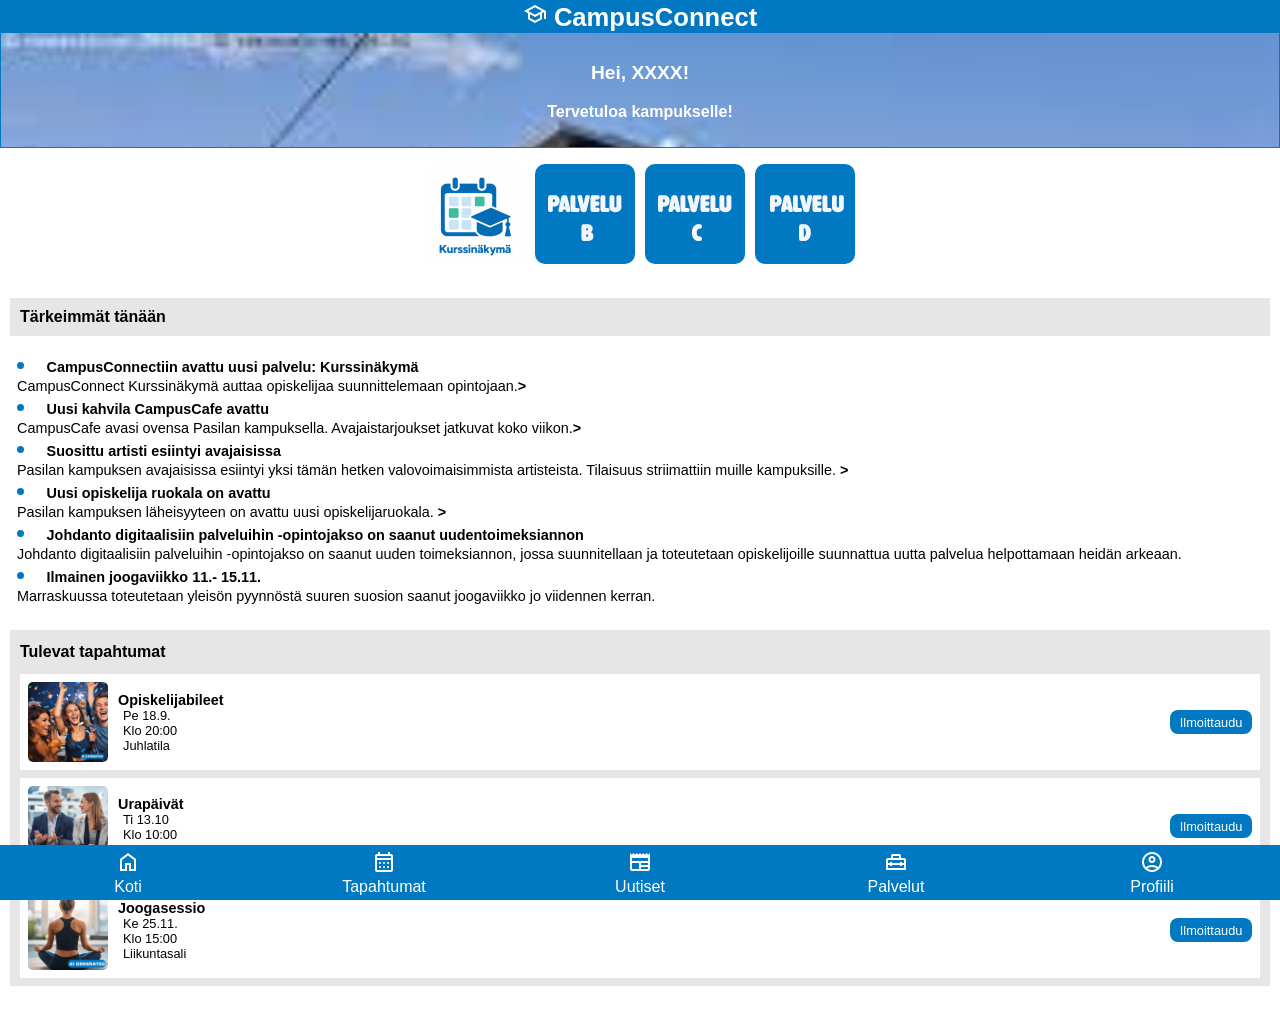
<file: index.html>
<!DOCTYPE html>
<html lang="fi">
<head>

<title>CampusConnect</title>
 
<meta charset="UTF-8">
<meta name="viewport" content="width=device-width, initial-scale=1.0">
<meta name="author" content="Elina">

<link rel="manifest" href="manifest.json">

<meta name="theme-color" content="#0079C2">

<link href="style.css"  rel="stylesheet" type="text/css">


<link
  rel="stylesheet"
  href="https://fonts.googleapis.com/css2?family=Material+Symbols+Outlined"
>



</head>
<body>

<header>    
  <h1><span class="material-symbols-outlined">school</span> CampusConnect</h1>
  <!-- ylätunnisteessa taustakuva ja tervetuloteksti -->
  <div class="welcome">
    <p class="hello">Hei, XXXX!</p>
    <p>Tervetuloa kampukselle!</p>
  </div>
</header>

<main>
  
  <!-- Pikapalvelut -->
  <!-- Liitä näihin kuvakkeet ja linkit. -->
  <section id="quick-services">    
    <a href="kurssinäkymä/kurssihaku.html" class="service-btn"><img src="palvelut/kuvat_palvelut/kurssinakyma.png" alt="kurssinakyma"></a>
    <a href="#" class="service-btn"><img src="palvelut/kuvat_palvelut/palvelu_B.png" alt="palveluB"></a>
    <a href="#" class="service-btn"><img src="palvelut/kuvat_palvelut/palvelu_C.png" alt="palveluC"></a>
    <a href="#" class="service-btn"><img src="palvelut/kuvat_palvelut/palvelu_D.png" alt="palvelu_D"></a>    
  </section>

  <!-- Dashboard: uutiset ja tapahtumat -->
  <section id="dashboard">
    <div id="news">
      <h2>Tärkeimmät tänään</h2>
      <ul>
        <!-- start-luokalla nostetaan uutiset etusivulle mobiilissa -->
         <li class="start"><a href="uutiset/Uutinen_kurssinakyma.html"><span>CampusConnectiin avattu uusi palvelu: Kurssinäkymä </span><br>CampusConnect Kurssinäkymä auttaa opiskelijaa suunnittelemaan opintojaan.<span>&gt;</span></a></li>
        <li class="start"><a href="uutiset/uutinen_campuscafe.html"><span>Uusi kahvila CampusCafe avattu</span><br>CampusCafe avasi ovensa Pasilan kampuksella. Avajaistarjoukset jatkuvat koko viikon.<span>&gt;</span></a></li>
        <li class="start"><a><span>Suosittu artisti esiintyi avajaisissa</span><br>
        Pasilan kampuksen avajaisissa esiintyi yksi tämän hetken valovoimaisimmista artisteista. Tilaisuus striimattiin muille kampuksille. <span>&gt;</span></a></li>
        <li><a href=""><span>Uusi opiskelija ruokala on avattu</span> <br>
        Pasilan kampuksen läheisyyteen on avattu uusi opiskelijaruokala. <span>&gt;</span></a>
        </li>
        <li><span>Johdanto digitaalisiin palveluihin -opintojakso on saanut uudentoimeksiannon</span><br>Johdanto digitaalisiin palveluihin -opintojakso on saanut uuden toimeksiannon, jossa suunnitellaan ja toteutetaan opiskelijoille suunnattua uutta palvelua helpottamaan heidän arkeaan.</li>
        <li><span>Ilmainen joogaviikko 11.- 15.11. </span><br>Marraskuussa toteutetaan yleisön pyynnöstä suuren suosion saanut joogaviikko jo viidennen kerran.</li>
      </ul>
    </div>

    <div id="events">
      <h2>Tulevat tapahtumat</h2>

      <!-- tapahtumakortit: kuva, otsikko, luettelossa tiedot, linkki ilmoittautumislomakkeeseen -->
      <div class="events-item">
        <img src="kuvat/juhlat_AI.png" alt="AI:illa tuotettu kuva juhlista">
        <div>
        <h3>Opiskelijabileet</h3>
          <ul><li>Pe 18.9.</li>
              <li>Klo 20:00</li>
              <li>Juhlatila</li>
              </ul>
       </div>
       <!-- lomakkeet eivät ole vielä käytössä, joten niihin ei ole linkkejä -->
        <a class="btn-event">Ilmoittaudu</a>
      </div>

      <div class="events-item">
      <img src="kuvat/ura_AI.png" alt="AI:illa tuotettu kuva kahden ihmisen tapaamisesta">
        <div>
        <h3>Urapäivät</h3>
          <ul><li>Ti 13.10</li>
              <li>Klo 10:00</li>
              <li> Tapahtumatori</li>
              </ul>
       </div>        
        <a class="btn-event">Ilmoittaudu</a>
      </div>

      <div class="events-item">  
        <img src="kuvat/jooga_AI.png" alt="AI:illa tuotettu kuva joogaavasta naisesta">
        <div>
        <h3>Joogasessio</h3>
          <ul><li>Ke 25.11.</li>
              <li>Klo 15:00</li>
              <li>Liikuntasali</li>
              </ul>
       </div>        
        <a class="btn-event">Ilmoittaudu</a>
      </div>
    
  </div>
  </section>

</main>
<footer>
  <!-- linkit portaalin eri osiin -->
 
   	 <a href="index.html">   <span class="material-symbols-outlined">home</span><br> Koti</a>    
    <a href=""><span class="material-symbols-outlined">calendar_month</span> <br>
  Tapahtumat</a>   
  <a href="uutiset.html"> <span class="material-symbols-outlined">newspaper</span><br>
  Uutiset</a>   
   <a href="palvelut.html"><span class="material-symbols-outlined">home_repair_service</span> <br>    Palvelut</a>    
    <a href=""><span class="material-symbols-outlined">account_circle</span><br>  Profiili</a>
    
</footer>

</body>
</html>
</file>
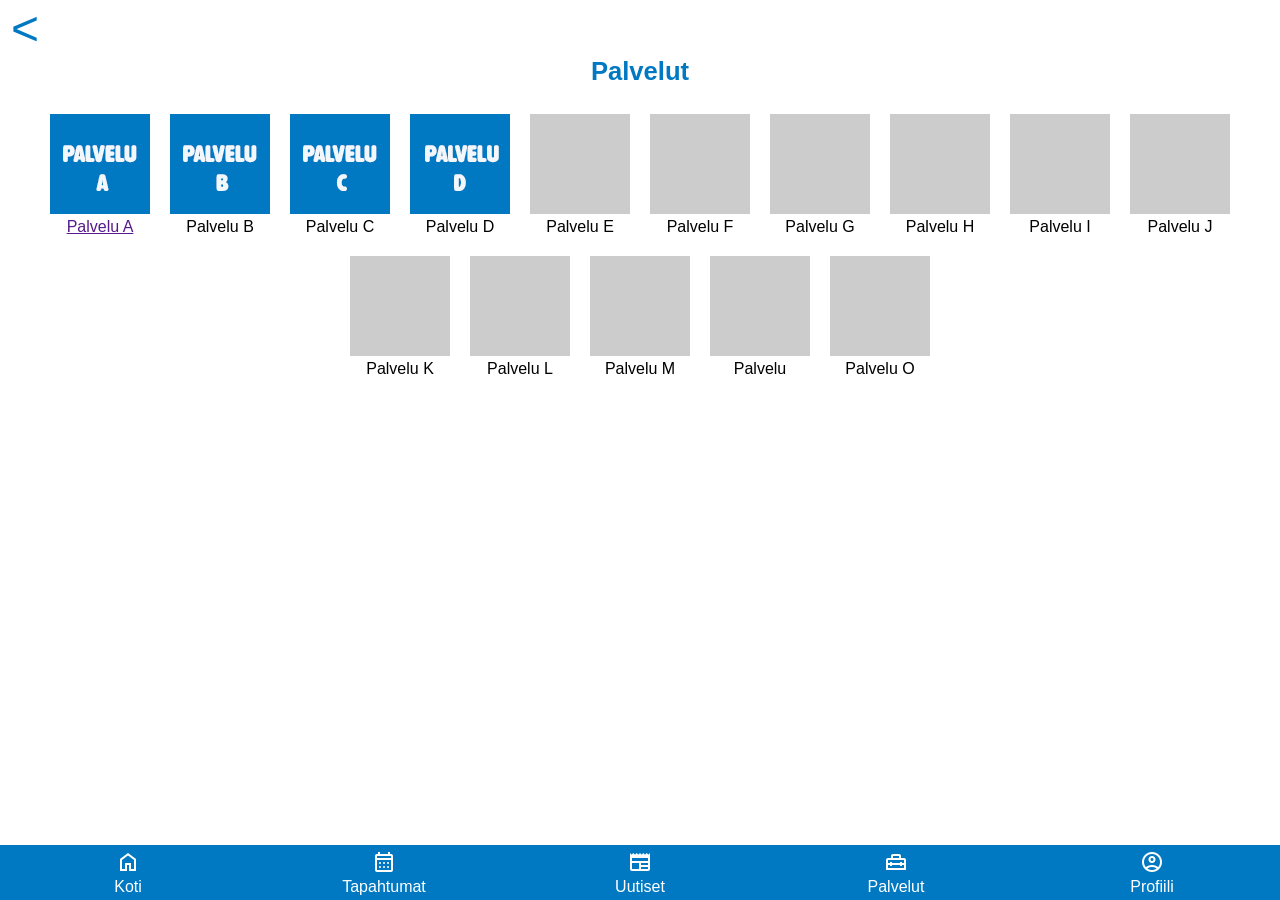
<file: palvelut.html>
<!DOCTYPE html>
<html lang="fi">

<head>

  <title>CampusConnect | Palvelut</title>

  <meta name="color-scheme" content="only light">

  <meta charset="UTF-8">
  <meta name="viewport" content="width=device-width, initial-scale=1.0">
  <meta name="author" content="Elina">

  <meta name="theme-color" content="#0079C2">
  
  <link href="style.css" rel="stylesheet" type="text/css">

 <link
  rel="stylesheet"
  href="https://fonts.googleapis.com/css2?family=Material+Symbols+Outlined"
>

  <style>
  /* palvelukuvakkeet ja nimet  rivittyvät näytön leveyden mukaan */ 

main {display: flex; flex-wrap: wrap; text-align: center; padding-bottom: 50px; justify-content: center}

main div {margin:10px}
  </style>


</head>

<body>


  <header class="sub_header">
    <a href="index.html">&lt;</a>
    <h1>Palvelut</h1>

  </header>


  <main>

<div>
<a href=""><img src="palvelut/kuvat_palvelut/palvelu_A.png" alt=""> <br>
Palvelu A</a></div>

<div> <img src="palvelut/kuvat_palvelut/palvelu_B.png" alt=""> <br>
Palvelu B</div>

<div> <img src="palvelut/kuvat_palvelut/palvelu_C.png" alt=""> <br>
Palvelu C</div>
<div> <img src="palvelut/kuvat_palvelut/palvelu_D.png" alt=""> <br>
Palvelu D</div>
<div> <img src="palvelut/kuvat_palvelut/palvelu.png" alt=""> <br>
Palvelu E</div>
<div> <img src="palvelut/kuvat_palvelut/palvelu.png" alt=""> <br>
Palvelu F</div>
<div> <img src="palvelut/kuvat_palvelut//palvelu.png" alt=""> <br>
Palvelu G</div>
<div> <img src="palvelut/kuvat_palvelut//palvelu.png" alt=""> <br>
Palvelu H</div>
<div> <img src="palvelut/kuvat_palvelut/palvelu.png" alt=""> <br>
Palvelu I</div>
<div> <img src="palvelut/kuvat_palvelut/palvelu.png" alt=""> <br>
Palvelu J</div>
<div> <img src="palvelut/kuvat_palvelut/palvelu.png" alt=""> <br>
Palvelu K</div>
<div> <img src="palvelut/kuvat_palvelut//palvelu.png" alt=""> <br>
Palvelu L</div>
<div> <img src="palvelut/kuvat_palvelut/palvelu.png" alt=""> <br>
Palvelu M</div>
<div> <img src="palvelut/kuvat_palvelut/palvelu.png" alt=""> <br>
Palvelu <Noscript></Noscript></div>
<div> <img src="palvelut/kuvat_palvelut/palvelu.png" alt=""> <br>
Palvelu O</div>

  </main>
  <footer>
  <!-- linkit portaalin eri osiin -->
 
   	 <a href="index.html">   <span class="material-symbols-outlined">home</span><br> Koti</a>    
    <a href=""><span class="material-symbols-outlined">calendar_month</span> <br>
  Tapahtumat</a>   
  <a href="uutiset.html"> <span class="material-symbols-outlined">newspaper</span><br>
  Uutiset</a>   
   <a href="palvelut.html"><span class="material-symbols-outlined">home_repair_service</span> <br>    Palvelut</a>    
    <a href=""><span class="material-symbols-outlined">account_circle</span><br>  Profiili</a>
    
</footer>

</body>

</html>
</file>
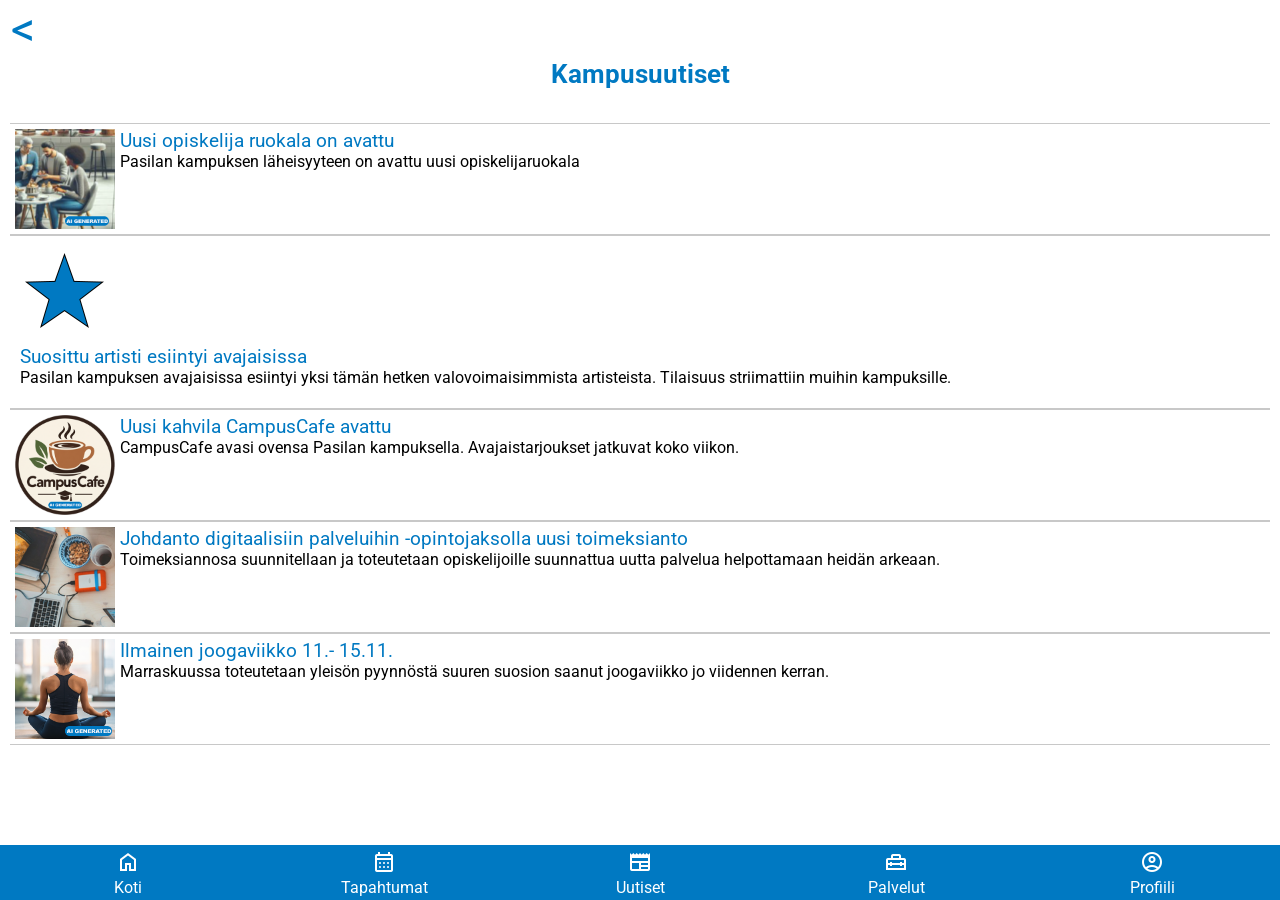
<file: uutiset.html>
<!DOCTYPE html>
<html lang="fi">

<head>

  <title>CampusConnect | Uutiset</title>

  <meta name="color-scheme" content="only light">

  <meta charset="UTF-8">
  <meta name="viewport" content="width=device-width, initial-scale=1.0">
  <meta name="author" content="Elina">

  <meta name="theme-color" content="#0079C2">
  
  <link href="style.css" rel="stylesheet" type="text/css">

<link
  rel="stylesheet"
  href="https://fonts.googleapis.com/css2?family=Material+Symbols+Outlined"
>

  <link rel="preconnect" href="https://fonts.googleapis.com">
  <link rel="preconnect" href="https://fonts.gstatic.com" crossorigin>
  <link href="https://fonts.googleapis.com/css2?family=Roboto:ital,wght@0,100..900;1,100..900&display=swap"
    rel="stylesheet">



  <style>  
  
 li {border-bottom: solid 1px rgb(200, 200, 200);
  border-top: solid 1px rgb(200,200,200);
  display: block; align-items: center; gap:10px; padding:5px}
 img {width: 100px; height: 100px;}
 p {margin-top:0px; padding-left: 5px;}
p span {font-size: 1.2em; color:rgb(0,121,194)}
ul {padding-left: 0px;}
 li a { display: flex; text-decoration: none;color:black}

  </style>

</head>

<body>

  <header class="sub_header">
    <a href="index.html">&lt;</a>
    <h1>Kampusuutiset</h1>

  </header>

  <main id="news_page">
        <ul>
        <li><a><img src="uutiset/kuvat_uutiset/ruokala_AI.png" alt="AI:lla tuotettu kuva ruokalasta"><p><span>Uusi opiskelija ruokala on avattu</span><br>Pasilan kampuksen läheisyyteen on avattu uusi opiskelijaruokala</p></a></li>


        <li><img src="uutiset/kuvat_uutiset/tahti.png" alt="Tähti"><p> <span>Suosittu artisti esiintyi avajaisissa</span>
          <br>Pasilan kampuksen avajaisissa esiintyi yksi tämän hetken valovoimaisimmista artisteista. Tilaisuus striimattiin muihin kampuksille.</p>
        </li>

        <li><a href="uutiset/uutinen_campuscafe.html"><img src="uutiset/kuvat_uutiset/CampusCafe_AI.png" alt="AI:illa tuotettu logo"><p><span>Uusi kahvila CampusCafe avattu</span><br>CampusCafe avasi ovensa Pasilan kampuksella. Avajaistarjoukset jatkuvat koko viikon.</p></a></li>

        <li><a><img src="uutiset/kuvat_uutiset/ODS.png" alt=""><p><span>Johdanto digitaalisiin palveluihin -opintojaksolla uusi toimeksianto</span><br>Toimeksiannosa suunnitellaan ja toteutetaan opiskelijoille suunnattua uutta palvelua helpottamaan heidän arkeaan.</p></a></li>
        <li><a><img src="uutiset/kuvat_uutiset/jooga_AI.png" alt="AI:iila tuotettu kuva joogaavasta naisesta"><p><span>Ilmainen joogaviikko 11.- 15.11.</span><br>
        Marraskuussa toteutetaan yleisön pyynnöstä suuren suosion saanut joogaviikko jo viidennen kerran.</p></a></li>
      </ul>

  </main>
 <footer>
  <!-- linkit portaalin eri osiin -->
 
   	 <a href="index.html">   <span class="material-symbols-outlined">home</span><br> Koti</a>    
    <a href=""><span class="material-symbols-outlined">calendar_month</span> <br>
  Tapahtumat</a>   
  <a href="uutiset.html"> <span class="material-symbols-outlined">newspaper</span><br>
  Uutiset</a>   
   <a href="palvelut.html"><span class="material-symbols-outlined">home_repair_service</span> <br>    Palvelut</a>    
    <a href=""><span class="material-symbols-outlined">account_circle</span><br>  Profiili</a>
    
</footer>
</body>

</html>
</file>
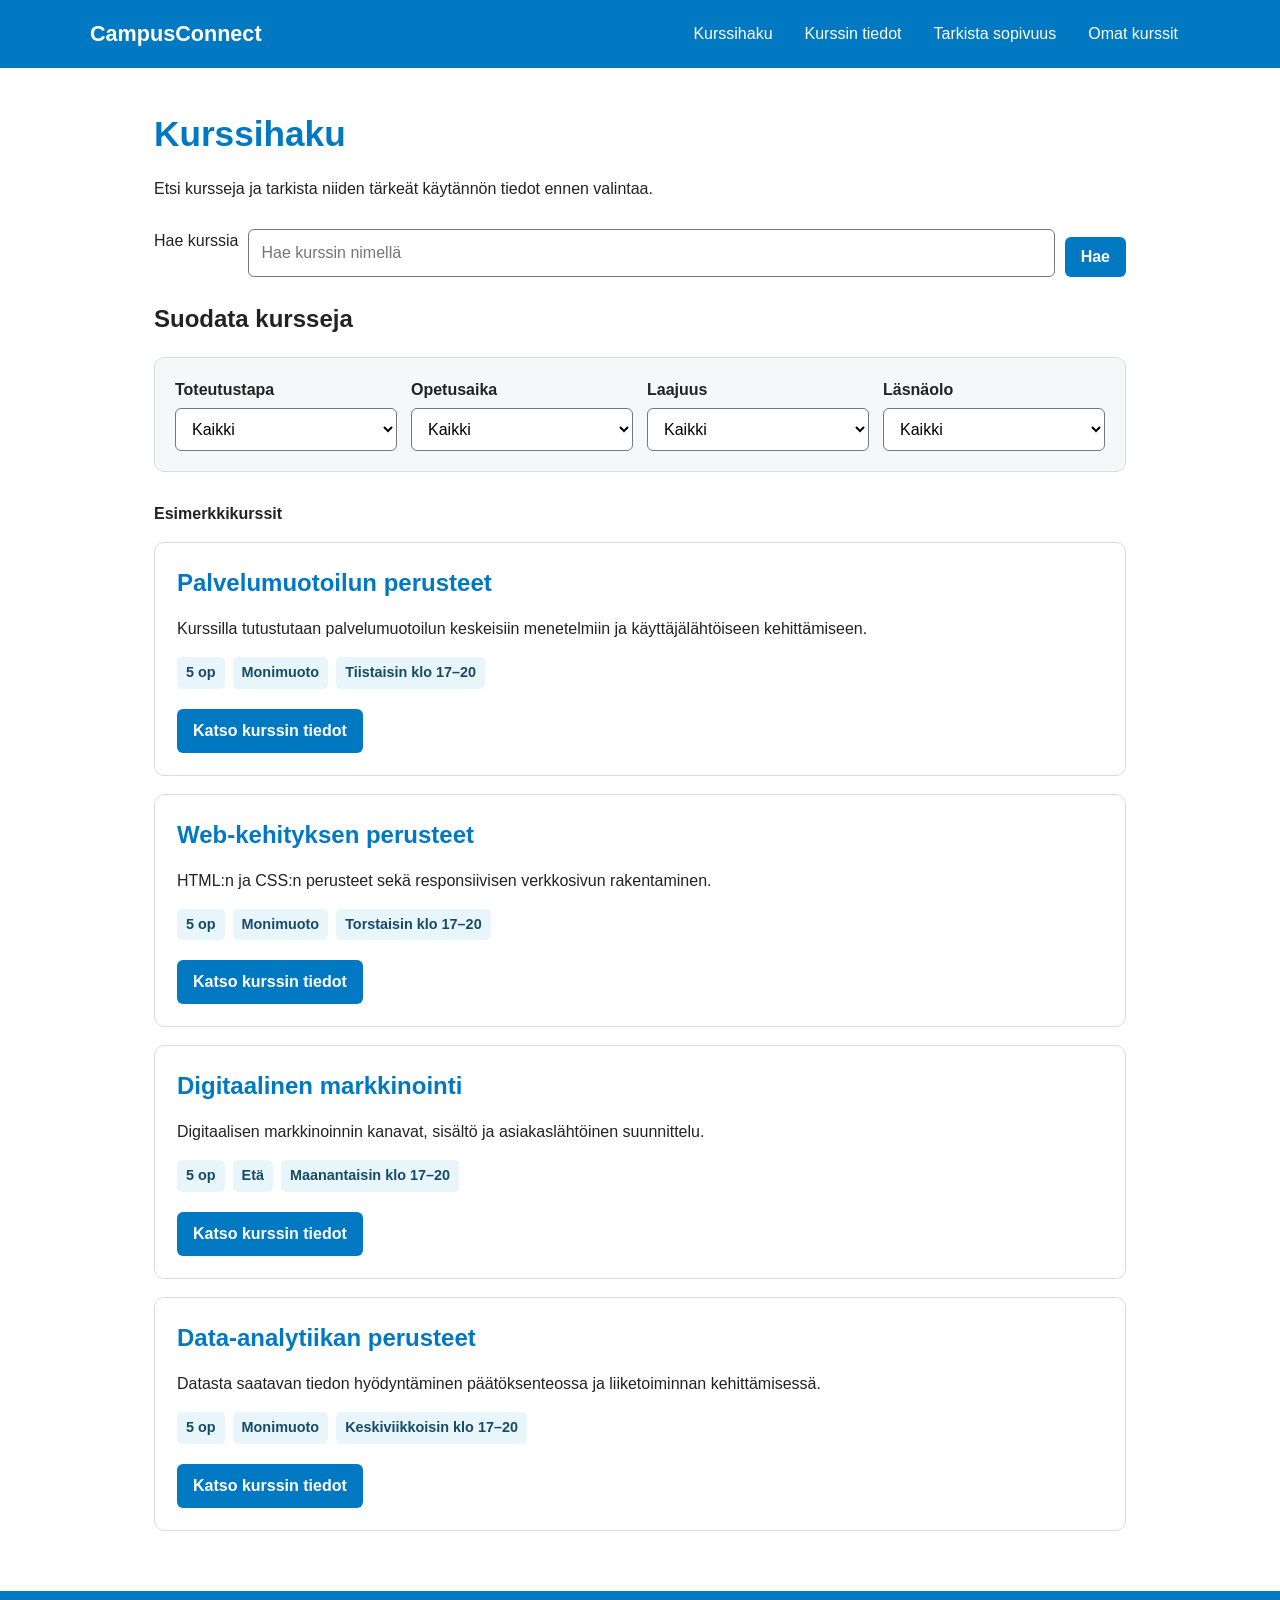
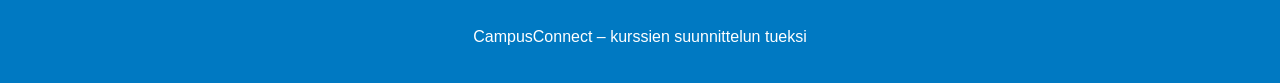
<file: kurssinäkymä/kurssihaku.html>
<!DOCTYPE html>
<html lang="fi">

<head>
    <meta charset="UTF-8">
    <meta name="viewport" content="width=device-width, initial-scale=1.0">
    <title>Kurssihaku – CampusConnect</title>
    <link rel="stylesheet" href="kurssit.css">
</head>

<body>
    <header>
        <div class="navbar">
         <div class="logo">CampusConnect</div>
            <nav aria-label="Päänavigaatio">
                <ul>
                    <li><a href="kurssihaku.html">Kurssihaku</a></li>
                    <li><a href="kurssin-tiedot.html">Kurssin tiedot</a></li>
                    <li><a href="sopivuus.html">Tarkista sopivuus</a></li>
                    <li><a href="omat-kurssit.html">Omat kurssit</a></li>
                </ul>
            </nav>
        </div>
    </header>
    <main>
        <h1>Kurssihaku</h1>
        <p class="intro">Etsi kursseja ja tarkista niiden tärkeät käytännön tiedot ennen valintaa.</p>
        <form class="search-box" action="kurssihaku.html" method="get"><label for="course-search" class="visually-hidden">Hae
                kurssia</label><input id="course-search" name="q" type="search"
                placeholder="Hae kurssin nimellä"><button class="button" type="submit">Hae</button></form>
        <section aria-labelledby="filters-heading">
            <h2 id="filters-heading">Suodata kursseja</h2>
            <div class="filters">
                <div class="filter"><label for="delivery">Toteutustapa</label><select id="delivery">
                        <option>Kaikki</option>
                        <option>Monimuoto</option>
                        <option>Etä</option>
                        <option>Lähiopetus</option>
                    </select></div>
                <div class="filter"><label for="time">Opetusaika</label><select id="time">
                        <option>Kaikki</option>
                        <option>Aamupäivä</option>
                        <option>Iltapäivä</option>
                        <option>Ilta</option>
                    </select></div>
                <div class="filter"><label for="credits">Laajuus</label><select id="credits">
                        <option>Kaikki</option>
                        <option>3 op</option>
                        <option>5 op</option>
                        <option>10 op</option>
                    </select></div>
                <div class="filter"><label for="attendance">Läsnäolo</label><select id="attendance">
                        <option>Kaikki</option>
                        <option>Ei pakollista</option>
                        <option>Osittain pakollinen</option>
                        <option>Pakollinen</option>
                    </select></div>
            </div>
        </section>
        <p><strong>Esimerkkikurssit</strong></p>
        <section class="course-list" aria-label="Kurssit">
            <article class="course-card">
                <h2>Palvelumuotoilun perusteet</h2>
                <p>Kurssilla tutustutaan palvelumuotoilun keskeisiin menetelmiin ja käyttäjälähtöiseen kehittämiseen.
                </p>
                <div class="course-meta"><span class="tag">5 op</span><span class="tag">Monimuoto</span><span
                        class="tag">Tiistaisin klo 17–20</span></div><a class="button" href="kurssin-tiedot.html">Katso
                    kurssin tiedot</a>
            </article>
            <article class="course-card">
                <h2>Web-kehityksen perusteet</h2>
                <p>HTML:n ja CSS:n perusteet sekä responsiivisen verkkosivun rakentaminen.</p>
                <div class="course-meta"><span class="tag">5 op</span><span class="tag">Monimuoto</span><span
                        class="tag">Torstaisin klo 17–20</span></div><a class="button" href="kurssin-tiedot-web">Katso
                    kurssin tiedot</a>
            </article>
            <article class="course-card">
                <h2>Digitaalinen markkinointi</h2>
                <p>Digitaalisen markkinoinnin kanavat, sisältö ja asiakaslähtöinen suunnittelu.</p>
                <div class="course-meta"><span class="tag">5 op</span><span class="tag">Etä</span><span
                        class="tag">Maanantaisin klo 17–20</span></div><a class="button" href="kurssin-tiedot-dig">Katso
                    kurssin tiedot</a>
            </article>
            <article class="course-card">
                <h2>Data-analytiikan perusteet</h2>
                <p>Datasta saatavan tiedon hyödyntäminen päätöksenteossa ja liiketoiminnan kehittämisessä.</p>
                <div class="course-meta"><span class="tag">5 op</span><span class="tag">Monimuoto</span><span
                        class="tag">Keskiviikkoisin klo 17–20</span></div><a class="button"
                    href="kurssin-tiedot-data">Katso kurssin tiedot</a>
            </article>
        </section>
    </main>
    <footer>
        <p>CampusConnect – kurssien suunnittelun tueksi</p>
    </footer>
</body>

</html>
</file>
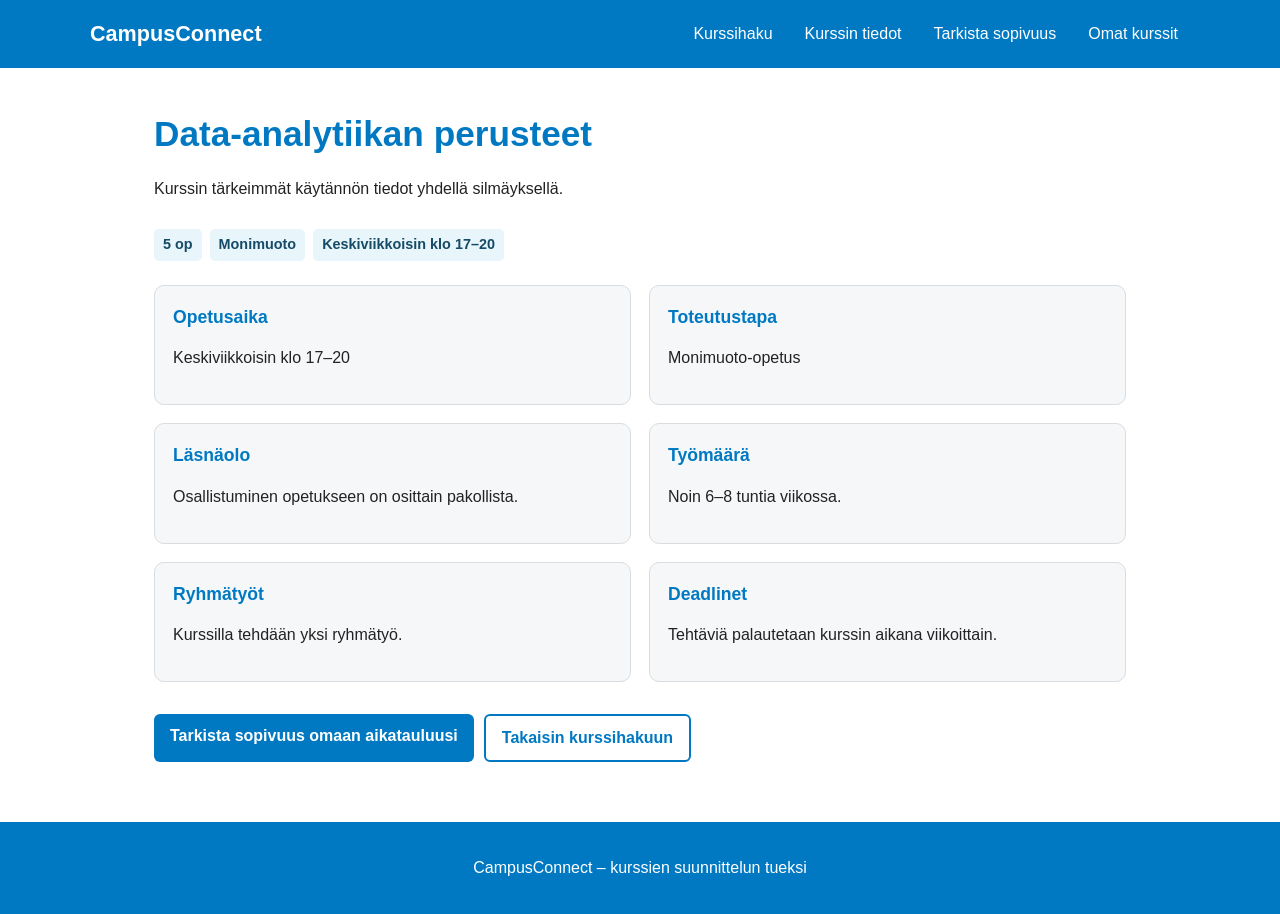
<file: kurssinäkymä/kurssin-tiedot-data.html>
<!DOCTYPE html>
<html lang="fi">

<head>
    <meta charset="UTF-8">
    <meta name="viewport" content="width=device-width, initial-scale=1.0">
    <title>Kurssin tiedot – CampusConnect</title>
    <link rel="stylesheet" href="kurssit.css">
</head>

<body>
    <header>
        <div class="navbar">
            <div class="logo">CampusConnect</div>
            <nav aria-label="Päänavigaatio">
                <ul>
                    <li><a href="kurssihaku.html">Kurssihaku</a></li>
                    <li><a href="kurssin-tiedot.html">Kurssin tiedot</a></li>
                    <li><a href="sopivuus.html">Tarkista sopivuus</a></li>
                    <li><a href="omat-kurssit.html">Omat kurssit</a></li>
                </ul>
            </nav>
        </div>
    </header>
    <main>
        <h1>Data-analytiikan perusteet</h1>
        <p class="intro">Kurssin tärkeimmät käytännön tiedot yhdellä silmäyksellä.</p>
        <div class="course-meta"><span class="tag">5 op</span><span class="tag">Monimuoto</span><span
                class="tag">Keskiviikkoisin klo 17–20</span></div>
        <section class="info-grid" aria-label="Kurssin käytännön tiedot">
            <div class="info-box">
                <h2>Opetusaika</h2>
                <p>Keskiviikkoisin klo 17–20</p>
            </div>
            <div class="info-box">
                <h2>Toteutustapa</h2>
                <p>Monimuoto-opetus</p>
            </div>
            <div class="info-box">
                <h2>Läsnäolo</h2>
                <p>Osallistuminen opetukseen on osittain pakollista.</p>
            </div>
            <div class="info-box">
                <h2>Työmäärä</h2>
                <p>Noin 6–8 tuntia viikossa.</p>
            </div>
            <div class="info-box">
                <h2>Ryhmätyöt</h2>
                <p>Kurssilla tehdään yksi ryhmätyö.</p>
            </div>
            <div class="info-box">
                <h2>Deadlinet</h2>
                <p>Tehtäviä palautetaan kurssin aikana viikoittain.</p>
            </div>
        </section>
        <div class="course-actions"><a class="button" href="sopivuus-data.html">Tarkista sopivuus omaan aikatauluusi</a><a
                class="button secondary" href="kurssihaku.html">Takaisin kurssihakuun</a></div>
    </main>
    <footer>
        <p>CampusConnect – kurssien suunnittelun tueksi</p>
    </footer>
</body>

</html>
</file>
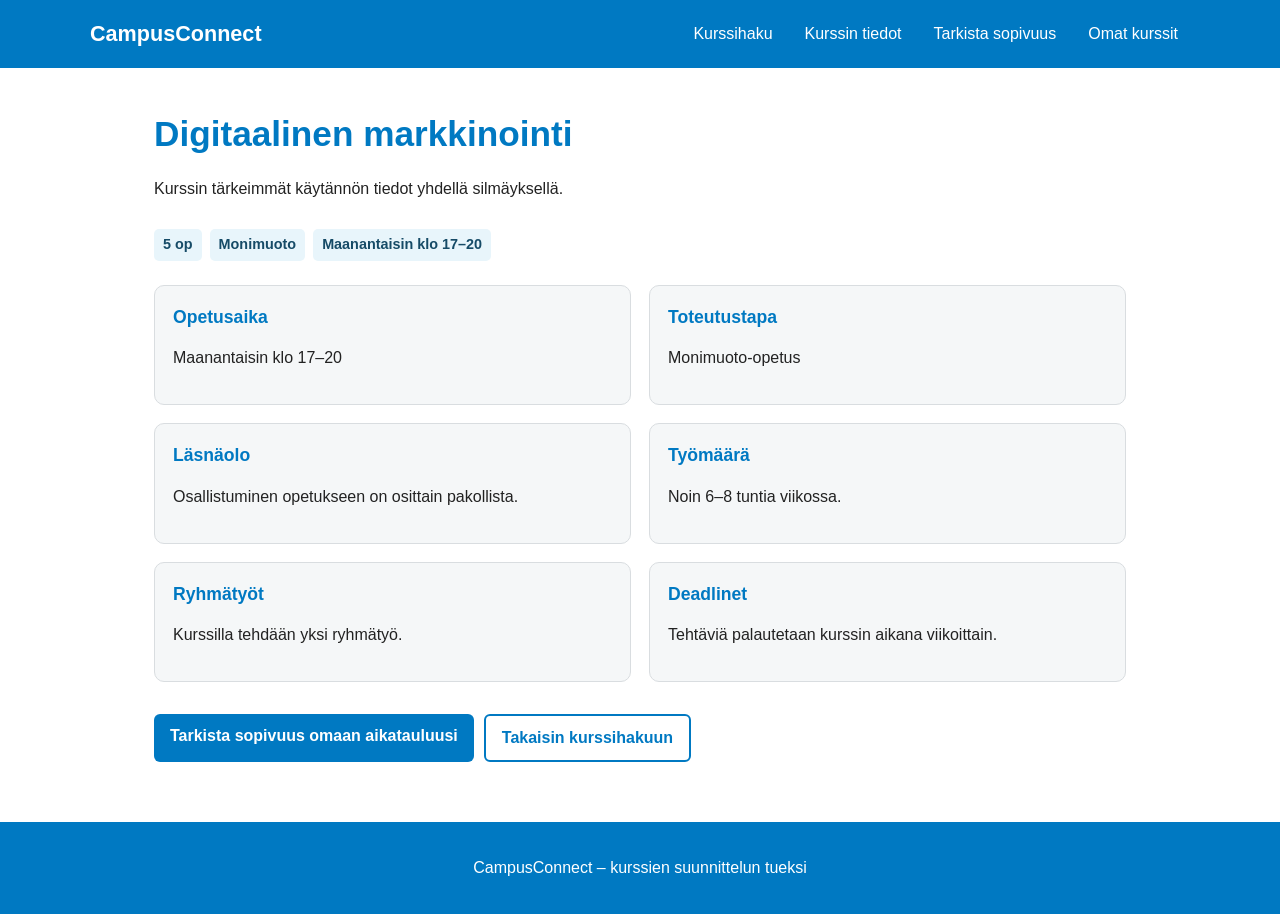
<file: kurssinäkymä/kurssin-tiedot-dig.html>
<!DOCTYPE html>
<html lang="fi">

<head>
    <meta charset="UTF-8">
    <meta name="viewport" content="width=device-width, initial-scale=1.0">
    <title>Kurssin tiedot – CampusConnect</title>
    <link rel="stylesheet" href="kurssit.css">
</head>

<body>
    <header>
        <div class="navbar">
            <div class="logo">CampusConnect</div>
            <nav aria-label="Päänavigaatio">
                <ul>
                    <li><a href="kurssihaku.html">Kurssihaku</a></li>
                    <li><a href="kurssin-tiedot.html">Kurssin tiedot</a></li>
                    <li><a href="sopivuus.html">Tarkista sopivuus</a></li>
                    <li><a href="omat-kurssit.html">Omat kurssit</a></li>
                </ul>
            </nav>
        </div>
    </header>
    <main>
        <h1>Digitaalinen markkinointi</h1>
        <p class="intro">Kurssin tärkeimmät käytännön tiedot yhdellä silmäyksellä.</p>
        <div class="course-meta"><span class="tag">5 op</span><span class="tag">Monimuoto</span><span
                class="tag">Maanantaisin klo 17–20</span></div>
        <section class="info-grid" aria-label="Kurssin käytännön tiedot">
            <div class="info-box">
                <h2>Opetusaika</h2>
                <p>Maanantaisin klo 17–20</p>
            </div>
            <div class="info-box">
                <h2>Toteutustapa</h2>
                <p>Monimuoto-opetus</p>
            </div>
            <div class="info-box">
                <h2>Läsnäolo</h2>
                <p>Osallistuminen opetukseen on osittain pakollista.</p>
            </div>
            <div class="info-box">
                <h2>Työmäärä</h2>
                <p>Noin 6–8 tuntia viikossa.</p>
            </div>
            <div class="info-box">
                <h2>Ryhmätyöt</h2>
                <p>Kurssilla tehdään yksi ryhmätyö.</p>
            </div>
            <div class="info-box">
                <h2>Deadlinet</h2>
                <p>Tehtäviä palautetaan kurssin aikana viikoittain.</p>
            </div>
        </section>
        <div class="course-actions"><a class="button" href="sopivuus-dig.html">Tarkista sopivuus omaan
                aikatauluusi</a><a class="button secondary" href="kurssihaku.html">Takaisin kurssihakuun</a></div>
    </main>
    <footer>
        <p>CampusConnect – kurssien suunnittelun tueksi</p>
    </footer>
</body>

</html>
</file>
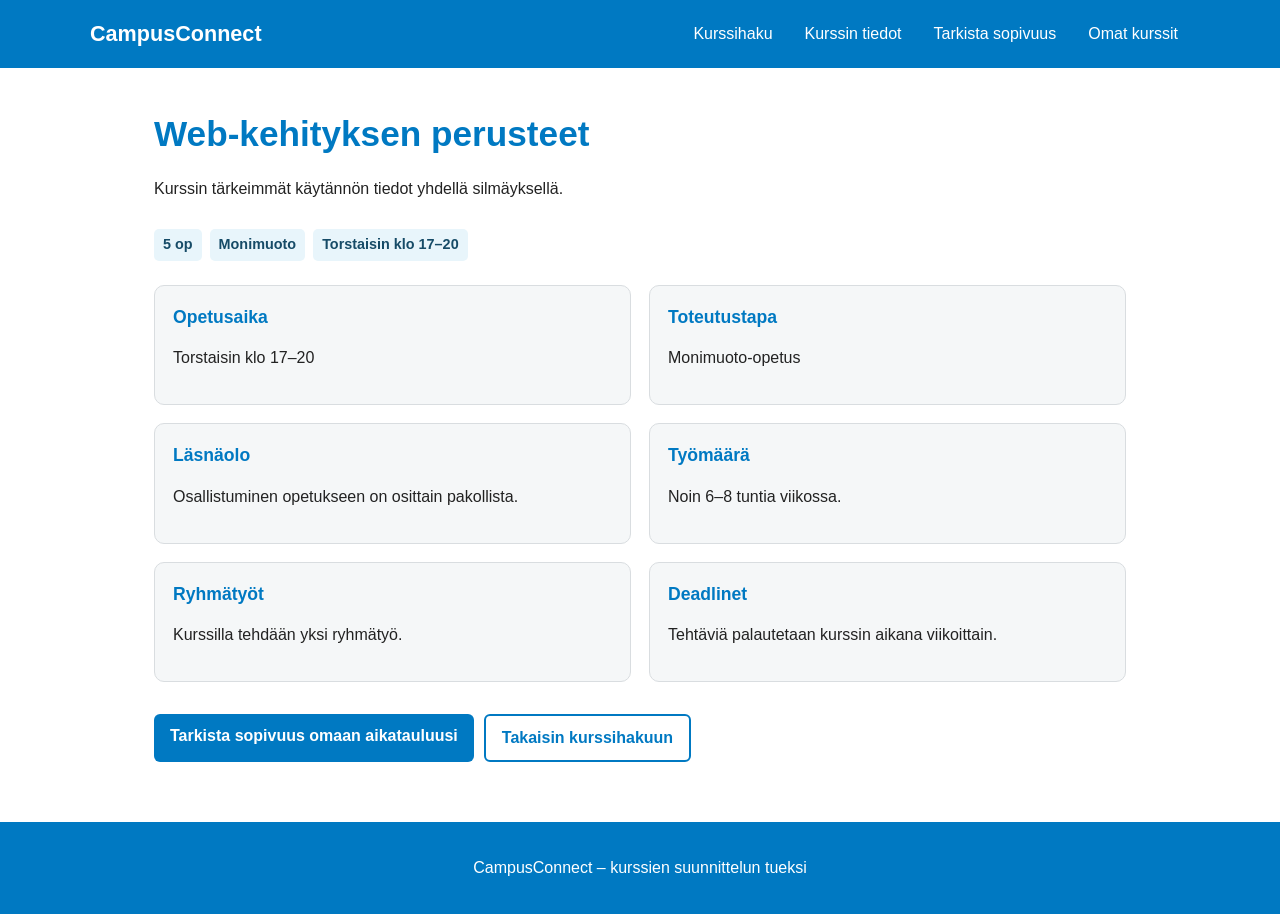
<file: kurssinäkymä/kurssin-tiedot-web.html>
<!DOCTYPE html>
<html lang="fi">
<head><meta charset="UTF-8"><meta name="viewport" content="width=device-width, initial-scale=1.0"><title>Kurssin tiedot – CampusConnect</title><link rel="stylesheet" href="kurssit.css"></head>
<body>
<header><div class="navbar"><div class="logo">CampusConnect</div><nav aria-label="Päänavigaatio"><ul><li><a href="kurssihaku.html">Kurssihaku</a></li><li><a href="kurssin-tiedot.html">Kurssin tiedot</a></li><li><a href="sopivuus.html">Tarkista sopivuus</a></li><li><a href="omat-kurssit.html">Omat kurssit</a></li></ul></nav></div></header>
<main>
<h1>Web-kehityksen perusteet</h1><p class="intro">Kurssin tärkeimmät käytännön tiedot yhdellä silmäyksellä.</p>
<div class="course-meta"><span class="tag">5 op</span><span class="tag">Monimuoto</span><span class="tag">Torstaisin klo 17–20</span></div>
<section class="info-grid" aria-label="Kurssin käytännön tiedot">
<div class="info-box"><h2>Opetusaika</h2><p>Torstaisin klo 17–20</p></div>
<div class="info-box"><h2>Toteutustapa</h2><p>Monimuoto-opetus</p></div>
<div class="info-box"><h2>Läsnäolo</h2><p>Osallistuminen opetukseen on osittain pakollista.</p></div>
<div class="info-box"><h2>Työmäärä</h2><p>Noin 6–8 tuntia viikossa.</p></div>
<div class="info-box"><h2>Ryhmätyöt</h2><p>Kurssilla tehdään yksi ryhmätyö.</p></div>
<div class="info-box"><h2>Deadlinet</h2><p>Tehtäviä palautetaan kurssin aikana viikoittain.</p></div>
</section>
<div class="course-actions"><a class="button" href="sopivuus-web.html">Tarkista sopivuus omaan aikatauluusi</a><a class="button secondary" href="kurssihaku.html">Takaisin kurssihakuun</a></div>
</main><footer><p>CampusConnect – kurssien suunnittelun tueksi</p></footer>
</body></html>
</file>
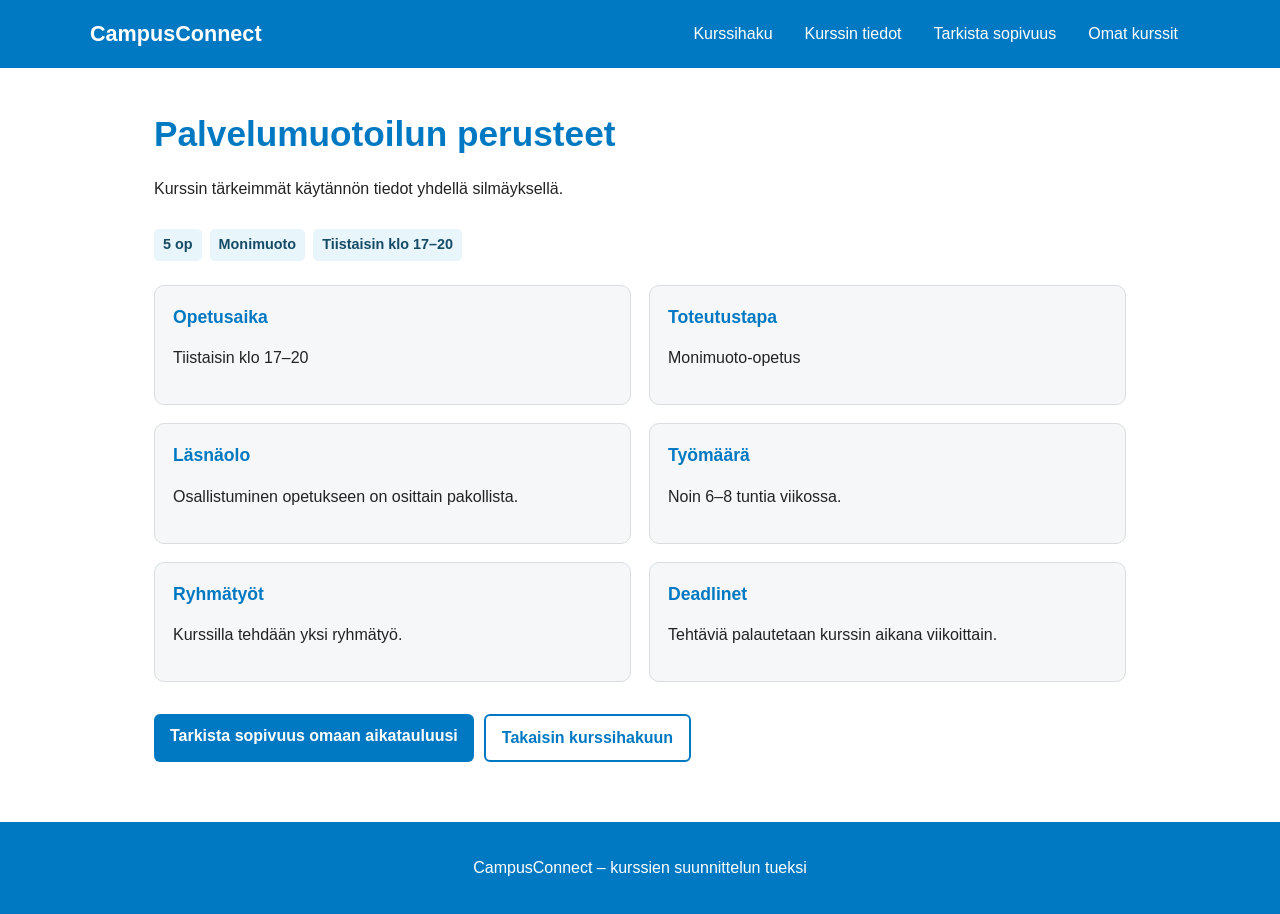
<file: kurssinäkymä/kurssin-tiedot.html>
<!DOCTYPE html>
<html lang="fi">
<head><meta charset="UTF-8"><meta name="viewport" content="width=device-width, initial-scale=1.0"><title>Kurssin tiedot – CampusConnect</title><link rel="stylesheet" href="kurssit.css"></head>
<body>
<header><div class="navbar"><div class="logo">CampusConnect</div><nav aria-label="Päänavigaatio"><ul><li><a href="kurssihaku.html">Kurssihaku</a></li><li><a href="kurssin-tiedot.html">Kurssin tiedot</a></li><li><a href="sopivuus.html">Tarkista sopivuus</a></li><li><a href="omat-kurssit.html">Omat kurssit</a></li></ul></nav></div></header>
<main>
<h1>Palvelumuotoilun perusteet</h1><p class="intro">Kurssin tärkeimmät käytännön tiedot yhdellä silmäyksellä.</p>
<div class="course-meta"><span class="tag">5 op</span><span class="tag">Monimuoto</span><span class="tag">Tiistaisin klo 17–20</span></div>
<section class="info-grid" aria-label="Kurssin käytännön tiedot">
<div class="info-box"><h2>Opetusaika</h2><p>Tiistaisin klo 17–20</p></div>
<div class="info-box"><h2>Toteutustapa</h2><p>Monimuoto-opetus</p></div>
<div class="info-box"><h2>Läsnäolo</h2><p>Osallistuminen opetukseen on osittain pakollista.</p></div>
<div class="info-box"><h2>Työmäärä</h2><p>Noin 6–8 tuntia viikossa.</p></div>
<div class="info-box"><h2>Ryhmätyöt</h2><p>Kurssilla tehdään yksi ryhmätyö.</p></div>
<div class="info-box"><h2>Deadlinet</h2><p>Tehtäviä palautetaan kurssin aikana viikoittain.</p></div>
</section>
<div class="course-actions"><a class="button" href="sopivuus.html">Tarkista sopivuus omaan aikatauluusi</a><a class="button secondary" href="kurssihaku.html">Takaisin kurssihakuun</a></div>
</main><footer><p>CampusConnect – kurssien suunnittelun tueksi</p></footer>
</body></html>
</file>
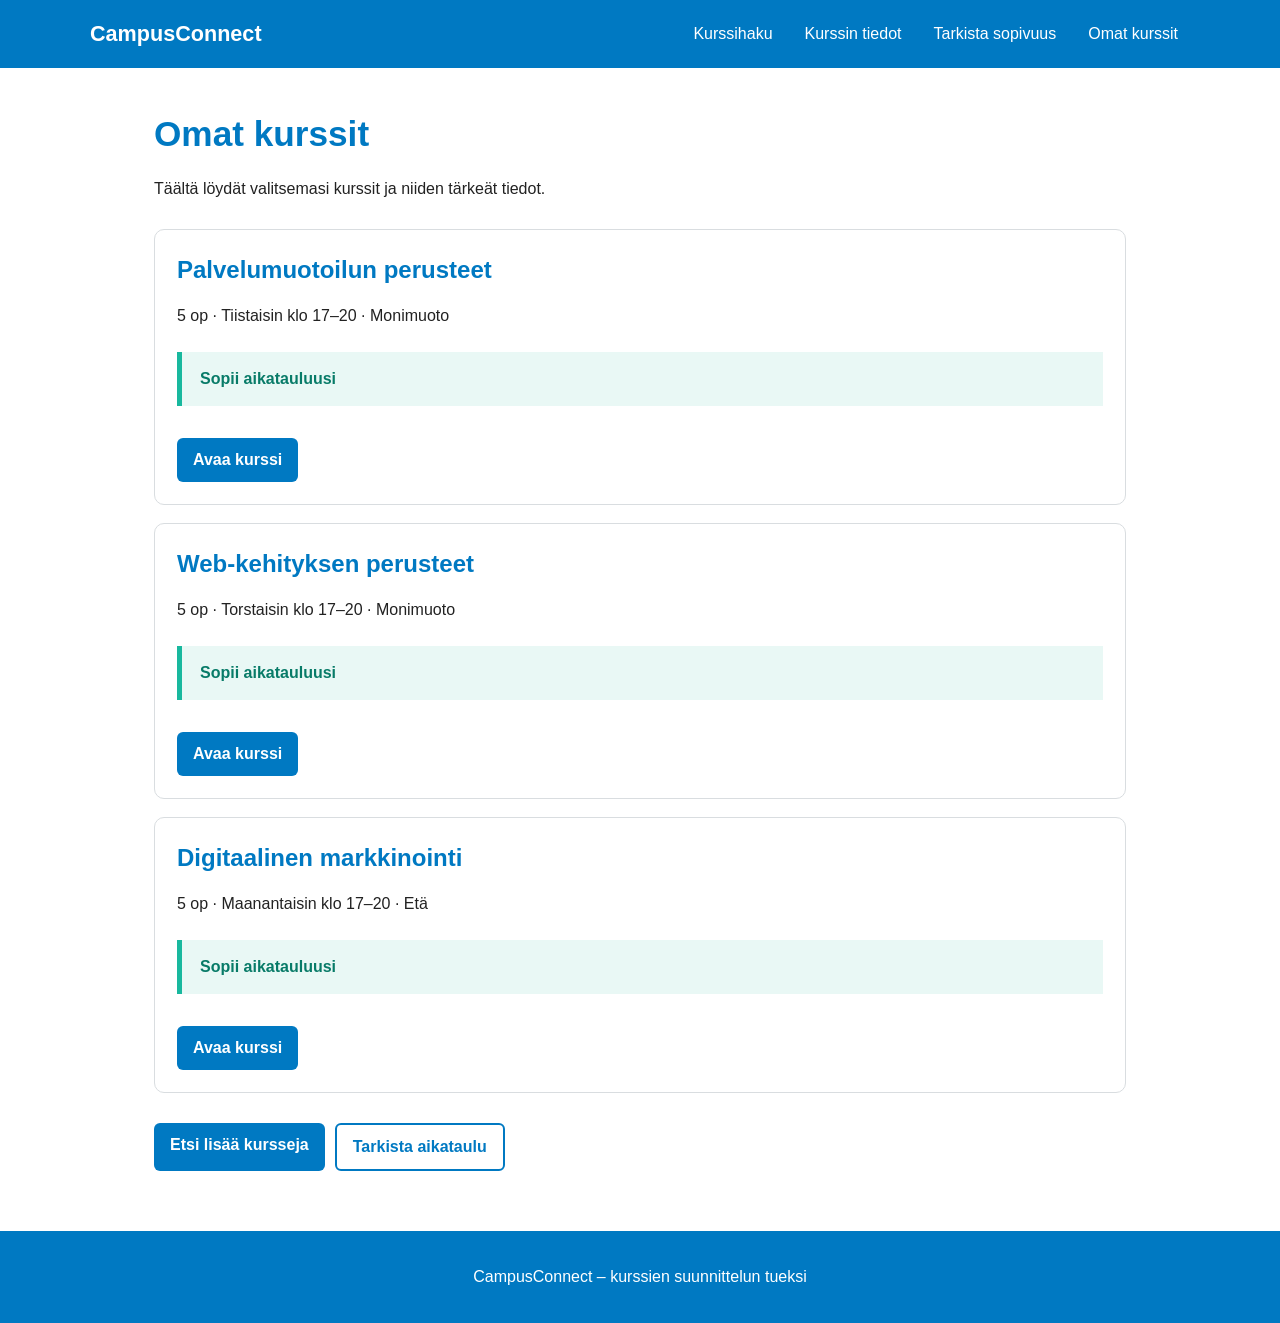
<file: kurssinäkymä/omat-kurssit.html>
<!DOCTYPE html>
<html lang="fi">

<head>
    <meta charset="UTF-8">
    <meta name="viewport" content="width=device-width, initial-scale=1.0">
    <title>Omat kurssit – CampusConnect</title>
    <link rel="stylesheet" href="kurssit.css">
</head>

<body>
    <header>
        <div class="navbar">
            <div class="logo">CampusConnect</div>
            <nav aria-label="Päänavigaatio">
                <ul>
                    <li><a href="kurssihaku.html">Kurssihaku</a></li>
                    <li><a href="kurssin-tiedot.html">Kurssin tiedot</a></li>
                    <li><a href="sopivuus.html">Tarkista sopivuus</a></li>
                    <li><a href="omat-kurssit.html">Omat kurssit</a></li>
                </ul>
            </nav>
        </div>
    </header>
    <main>
        <h1>Omat kurssit</h1>
        <p class="intro">Täältä löydät valitsemasi kurssit ja niiden tärkeät tiedot.</p>
        <section class="course-list" aria-label="Omat kurssit">
            <article class="course-card">
                <h2>Palvelumuotoilun perusteet</h2>
                <p>5 op · Tiistaisin klo 17–20 · Monimuoto</p>
                <div class="status"><strong>Sopii aikatauluusi</strong></div><a class="button"
                    href="kurssin-tiedot.html">Avaa kurssi</a>
            </article>
            <article class="course-card">
                <h2>Web-kehityksen perusteet</h2>
                <p>5 op · Torstaisin klo 17–20 · Monimuoto</p>
                <div class="status"><strong>Sopii aikatauluusi</strong></div><a class="button"
                    href="kurssin-tiedot-web.html">Avaa kurssi</a>
            </article>
            <article class="course-card">
                <h2>Digitaalinen markkinointi</h2>
                <p>5 op · Maanantaisin klo 17–20 · Etä</p>
                <div class="status"><strong>Sopii aikatauluusi</strong></div><a class="button" 
                     href="kurssin-tiedot-dig.html">Avaa kurssi</a>
            </article>
        </section>
        <div class="course-actions"><a class="button" href="kurssihaku.html">Etsi lisää kursseja</a><a
                class="button secondary" href="sopivuus.html">Tarkista aikataulu</a></div>
    </main>
    <footer>
        <p>CampusConnect – kurssien suunnittelun tueksi</p>
    </footer>
</body>

</html>
</file>
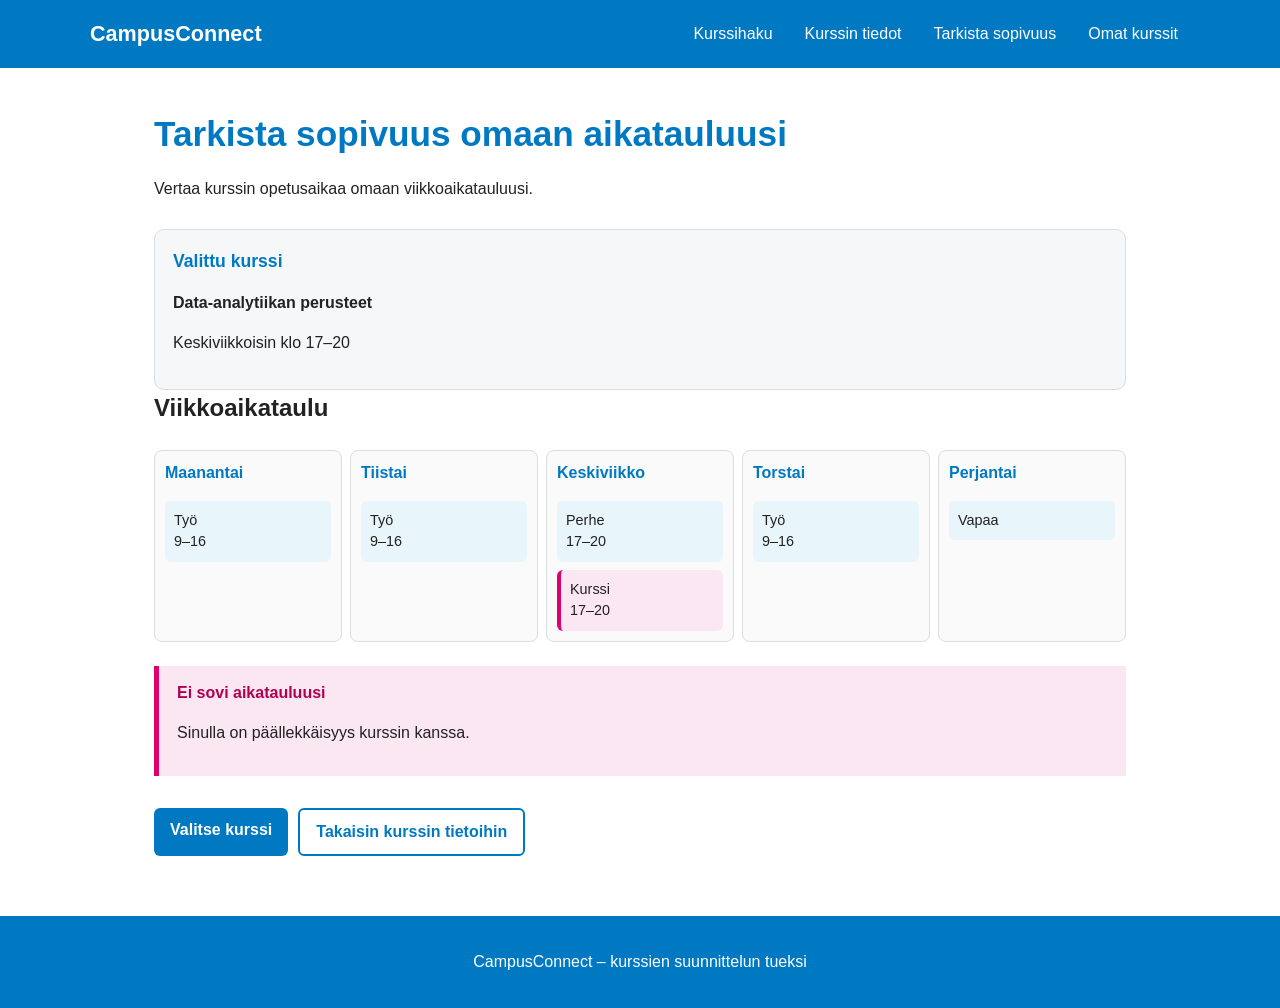
<file: kurssinäkymä/sopivuus-data.html>
<!DOCTYPE html>
<html lang="fi">

<head>
    <meta charset="UTF-8">
    <meta name="viewport" content="width=device-width, initial-scale=1.0">
    <title>Tarkista sopivuus – CampusConnect</title>
    <link rel="stylesheet" href="kurssit.css">
</head>

<body>
    <header>
        <div class="navbar">
            <div class="logo">CampusConnect</div>
            <nav aria-label="Päänavigaatio">
                <ul>
                    <li><a href="kurssihaku.html">Kurssihaku</a></li>
                    <li><a href="kurssin-tiedot.html">Kurssin tiedot</a></li>
                    <li><a href="sopivuus.html">Tarkista sopivuus</a></li>
                    <li><a href="omat-kurssit.html">Omat kurssit</a></li>
                </ul>
            </nav>
        </div>
    </header>
    <main>
        <h1>Tarkista sopivuus omaan aikatauluusi</h1>
        <p class="intro">Vertaa kurssin opetusaikaa omaan viikkoaikatauluusi.</p>
        <section class="info-box" aria-labelledby="selected-course">
            <h2 id="selected-course">Valittu kurssi</h2>
            <p><strong>Data-analytiikan perusteet</strong></p>
            <p>Keskiviikkoisin klo 17–20</p>
        </section>
        <h2>Viikkoaikataulu</h2>
        <section class="week" aria-label="Esimerkki viikkoaikataulusta">
            <div class="day">
                <h3>Maanantai</h3>
                <div class="event">Työ<br>9–16</div>
            </div>
            <div class="day">
                <h3>Tiistai</h3>
                <div class="event">Työ<br>9–16</div>
            </div>
            <div class="day">
                <h3>Keskiviikko</h3>
                <div class="event">Perhe<br>17–20</div>
                <div class="event course bad">Kurssi<br>17–20</div>
            </div>
            <div class="day">
                <h3>Torstai</h3>
                <div class="event">Työ<br>9–16</div>
            </div>
            <div class="day">
                <h3>Perjantai</h3>
                <div class="event">Vapaa</div>
            </div>
        </section>
        <div class="status bad"><strong>Ei sovi aikatauluusi</strong>
            <p>Sinulla on päällekkäisyys kurssin kanssa.</p>
        </div>
        <div class="course-actions"><a class="button" href="omat-kurssit.html">Valitse kurssi</a><a
                class="button secondary" href="kurssin-tiedot-data.html">Takaisin kurssin tietoihin</a></div>
    </main>
    <footer>
        <p>CampusConnect – kurssien suunnittelun tueksi</p>
    </footer>
</body>

</html>
</file>
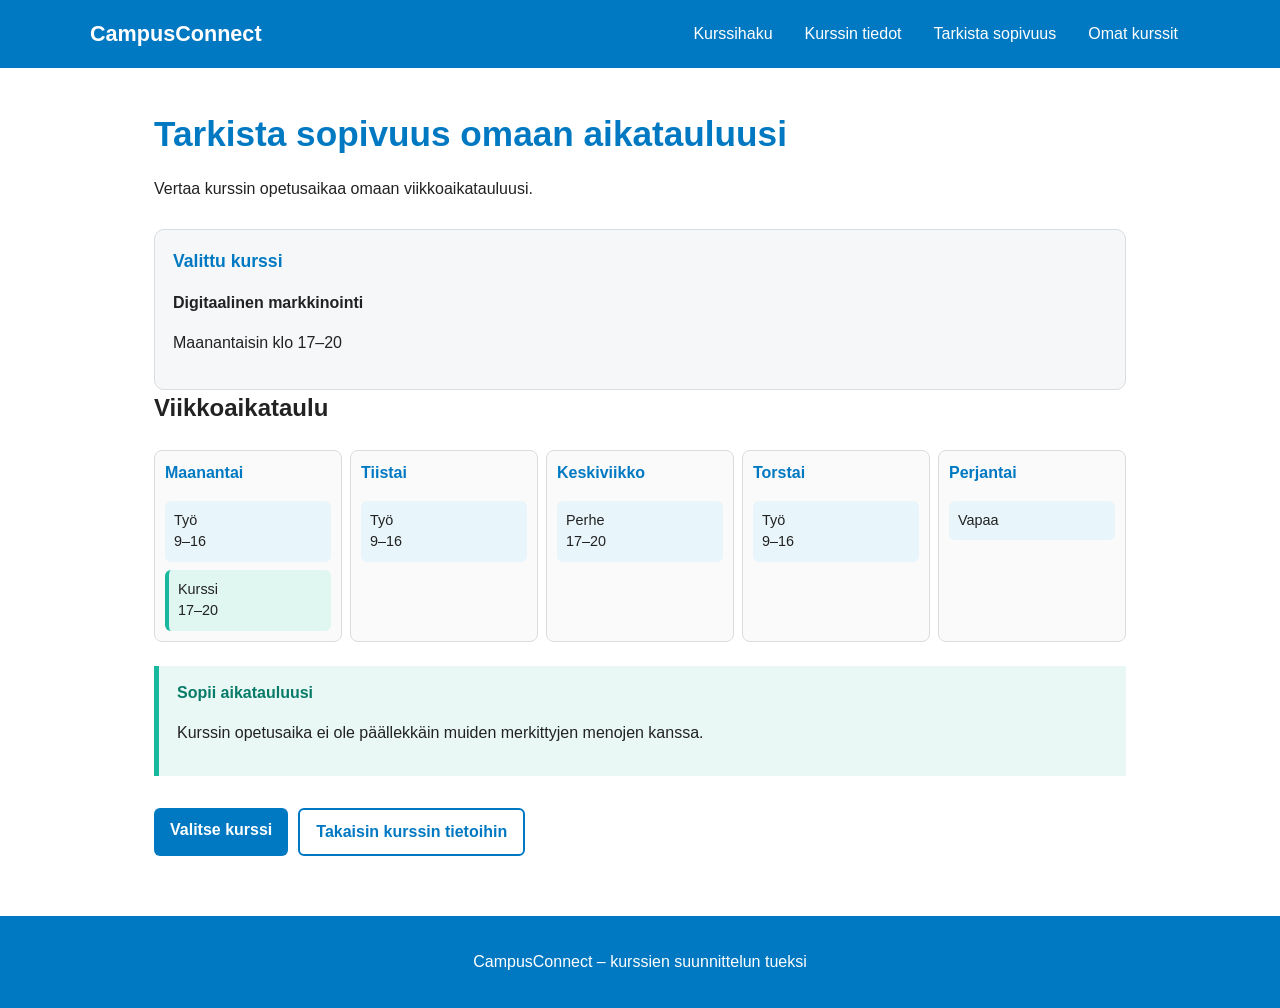
<file: kurssinäkymä/sopivuus-dig.html>
<!DOCTYPE html>
<html lang="fi">
<head><meta charset="UTF-8"><meta name="viewport" content="width=device-width, initial-scale=1.0"><title>Tarkista sopivuus – CampusConnect</title><link rel="stylesheet" href="kurssit.css"></head>
<body>
<header><div class="navbar"><div class="logo">CampusConnect</div><nav aria-label="Päänavigaatio"><ul><li><a href="kurssihaku.html">Kurssihaku</a></li><li><a href="kurssin-tiedot.html">Kurssin tiedot</a></li><li><a href="sopivuus.html">Tarkista sopivuus</a></li><li><a href="omat-kurssit.html">Omat kurssit</a></li></ul></nav></div></header>
<main>
<h1>Tarkista sopivuus omaan aikatauluusi</h1><p class="intro">Vertaa kurssin opetusaikaa omaan viikkoaikatauluusi.</p>
<section class="info-box" aria-labelledby="selected-course"><h2 id="selected-course">Valittu kurssi</h2><p><strong>Digitaalinen markkinointi</strong></p><p> Maanantaisin klo 17–20</p></section>
<h2>Viikkoaikataulu</h2>
<section class="week" aria-label="Esimerkki viikkoaikataulusta">
<div class="day"><h3>Maanantai</h3><div class="event">Työ<br>9–16</div><div class="event course">Kurssi<br>17–20</div></div>
<div class="day"><h3>Tiistai</h3><div class="event">Työ<br>9–16</div></div>
<div class="day"><h3>Keskiviikko</h3><div class="event">Perhe<br>17–20</div></div>
<div class="day"><h3>Torstai</h3><div class="event">Työ<br>9–16</div></div>
<div class="day"><h3>Perjantai</h3><div class="event">Vapaa</div></div>
</section>
<div class="status"><strong>Sopii aikatauluusi</strong><p>Kurssin opetusaika ei ole päällekkäin muiden merkittyjen menojen kanssa.</p></div>
<div class="course-actions"><a class="button" href="omat-kurssit.html">Valitse kurssi</a><a class="button secondary" href="kurssin-tiedot-dig.html">Takaisin kurssin tietoihin</a></div>
</main><footer><p>CampusConnect – kurssien suunnittelun tueksi</p></footer>
</body></html>
</file>
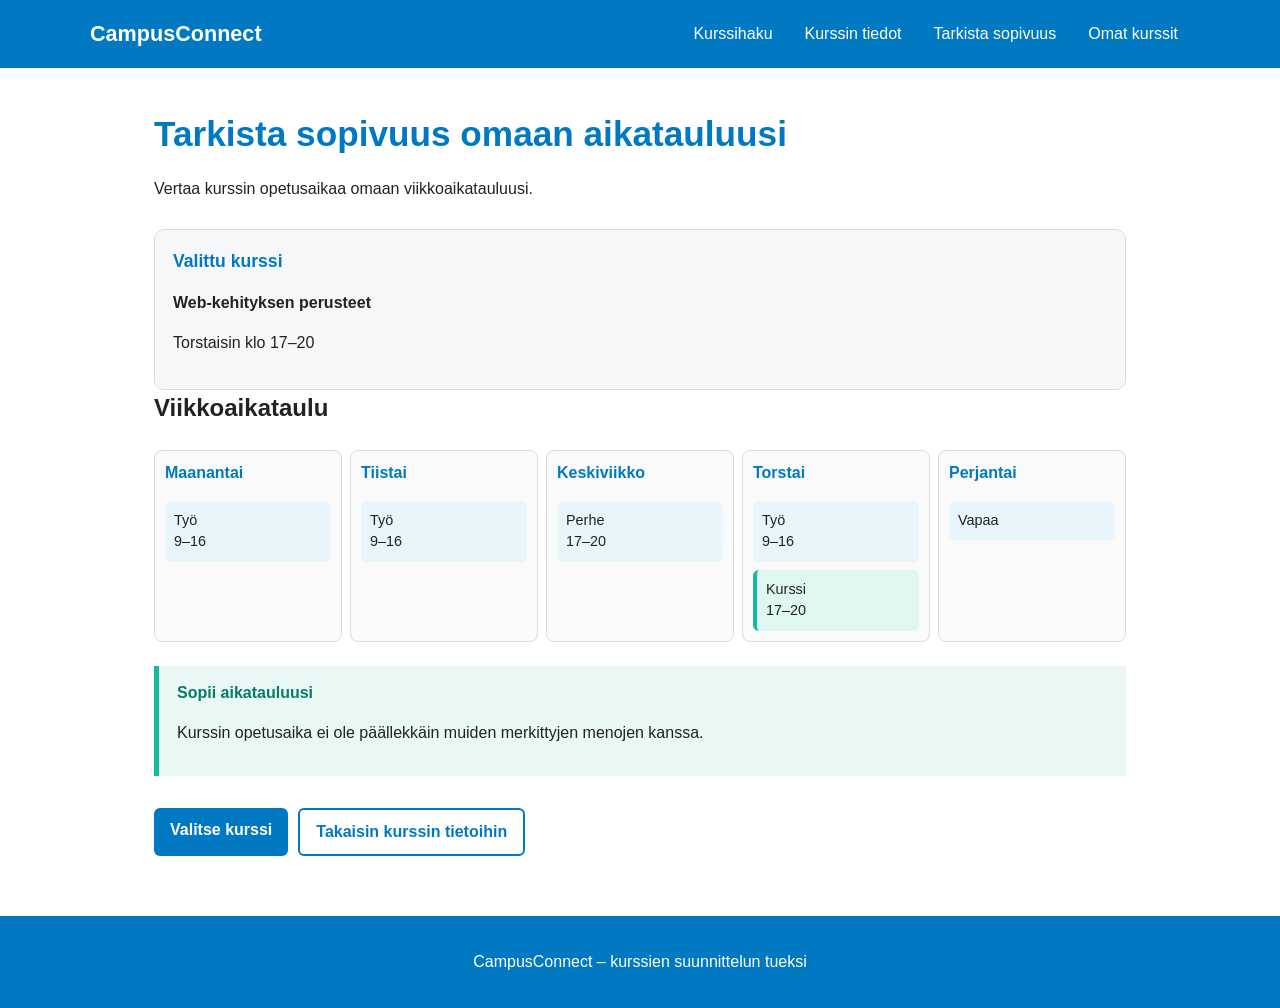
<file: kurssinäkymä/sopivuus-web.html>
<!DOCTYPE html>
<html lang="fi">
<head><meta charset="UTF-8"><meta name="viewport" content="width=device-width, initial-scale=1.0"><title>Tarkista sopivuus – CampusConnect</title><link rel="stylesheet" href="kurssit.css"></head>
<body>
<header><div class="navbar"><div class="logo">CampusConnect</div><nav aria-label="Päänavigaatio"><ul><li><a href="kurssihaku.html">Kurssihaku</a></li><li><a href="kurssin-tiedot.html">Kurssin tiedot</a></li><li><a href="sopivuus.html">Tarkista sopivuus</a></li><li><a href="omat-kurssit.html">Omat kurssit</a></li></ul></nav></div></header>
<main>
<h1>Tarkista sopivuus omaan aikatauluusi</h1><p class="intro">Vertaa kurssin opetusaikaa omaan viikkoaikatauluusi.</p>
<section class="info-box" aria-labelledby="selected-course"><h2 id="selected-course">Valittu kurssi</h2><p><strong>Web-kehityksen perusteet</strong></p><p>Torstaisin klo 17–20</p></section>
<h2>Viikkoaikataulu</h2>
<section class="week" aria-label="Esimerkki viikkoaikataulusta">
<div class="day"><h3>Maanantai</h3><div class="event">Työ<br>9–16</div></div>
<div class="day"><h3>Tiistai</h3><div class="event">Työ<br>9–16</div></div>
<div class="day"><h3>Keskiviikko</h3><div class="event">Perhe<br>17–20</div></div>
<div class="day"><h3>Torstai</h3><div class="event">Työ<br>9–16</div><div class="event course">Kurssi<br>17–20</div></div>
<div class="day"><h3>Perjantai</h3><div class="event">Vapaa</div></div>
</section>
<div class="status"><strong>Sopii aikatauluusi</strong><p>Kurssin opetusaika ei ole päällekkäin muiden merkittyjen menojen kanssa.</p></div>
<div class="course-actions"><a class="button" href="omat-kurssit.html">Valitse kurssi</a><a class="button secondary" href="kurssin-tiedot-web.html">Takaisin kurssin tietoihin</a></div>
</main><footer><p>CampusConnect – kurssien suunnittelun tueksi</p></footer>
</body></html>
</file>
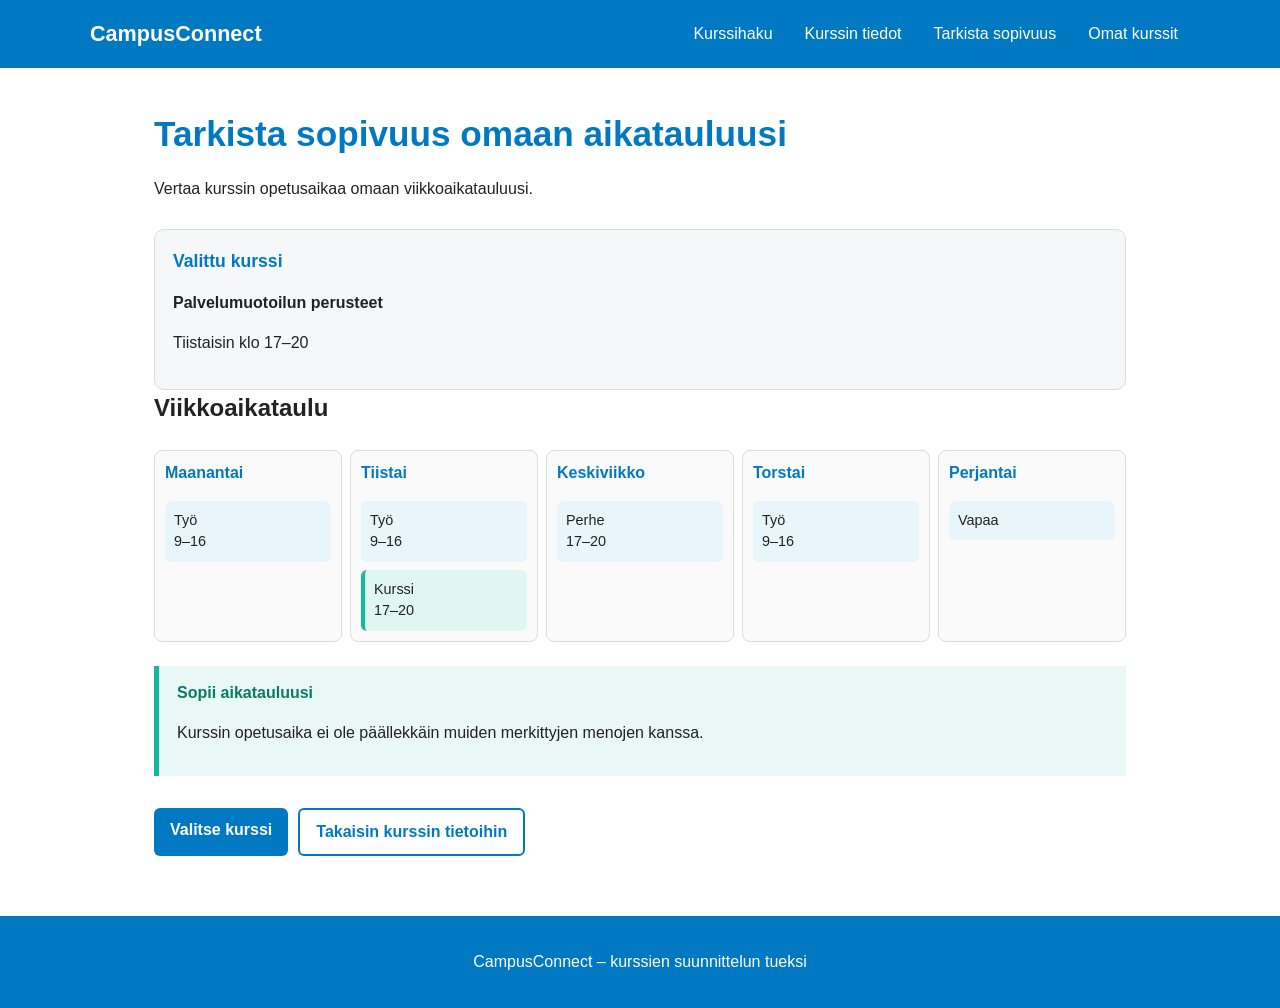
<file: kurssinäkymä/sopivuus.html>
<!DOCTYPE html>
<html lang="fi">
<head><meta charset="UTF-8"><meta name="viewport" content="width=device-width, initial-scale=1.0"><title>Tarkista sopivuus – CampusConnect</title><link rel="stylesheet" href="kurssit.css"></head>
<body>
<header><div class="navbar"><div class="logo">CampusConnect</div><nav aria-label="Päänavigaatio"><ul><li><a href="kurssihaku.html">Kurssihaku</a></li><li><a href="kurssin-tiedot.html">Kurssin tiedot</a></li><li><a href="sopivuus.html">Tarkista sopivuus</a></li><li><a href="omat-kurssit.html">Omat kurssit</a></li></ul></nav></div></header>
<main>
<h1>Tarkista sopivuus omaan aikatauluusi</h1><p class="intro">Vertaa kurssin opetusaikaa omaan viikkoaikatauluusi.</p>
<section class="info-box" aria-labelledby="selected-course"><h2 id="selected-course">Valittu kurssi</h2><p><strong>Palvelumuotoilun perusteet</strong></p><p>Tiistaisin klo 17–20</p></section>
<h2>Viikkoaikataulu</h2>
<section class="week" aria-label="Esimerkki viikkoaikataulusta">
<div class="day"><h3>Maanantai</h3><div class="event">Työ<br>9–16</div></div>
<div class="day"><h3>Tiistai</h3><div class="event">Työ<br>9–16</div><div class="event course">Kurssi<br>17–20</div></div>
<div class="day"><h3>Keskiviikko</h3><div class="event">Perhe<br>17–20</div></div>
<div class="day"><h3>Torstai</h3><div class="event">Työ<br>9–16</div></div>
<div class="day"><h3>Perjantai</h3><div class="event">Vapaa</div></div>
</section>
<div class="status"><strong>Sopii aikatauluusi</strong><p>Kurssin opetusaika ei ole päällekkäin muiden merkittyjen menojen kanssa.</p></div>
<div class="course-actions"><a class="button" href="omat-kurssit.html">Valitse kurssi</a><a class="button secondary" href="kurssin-tiedot.html">Takaisin kurssin tietoihin</a></div>
</main><footer><p>CampusConnect – kurssien suunnittelun tueksi</p></footer>
</body></html>
</file>
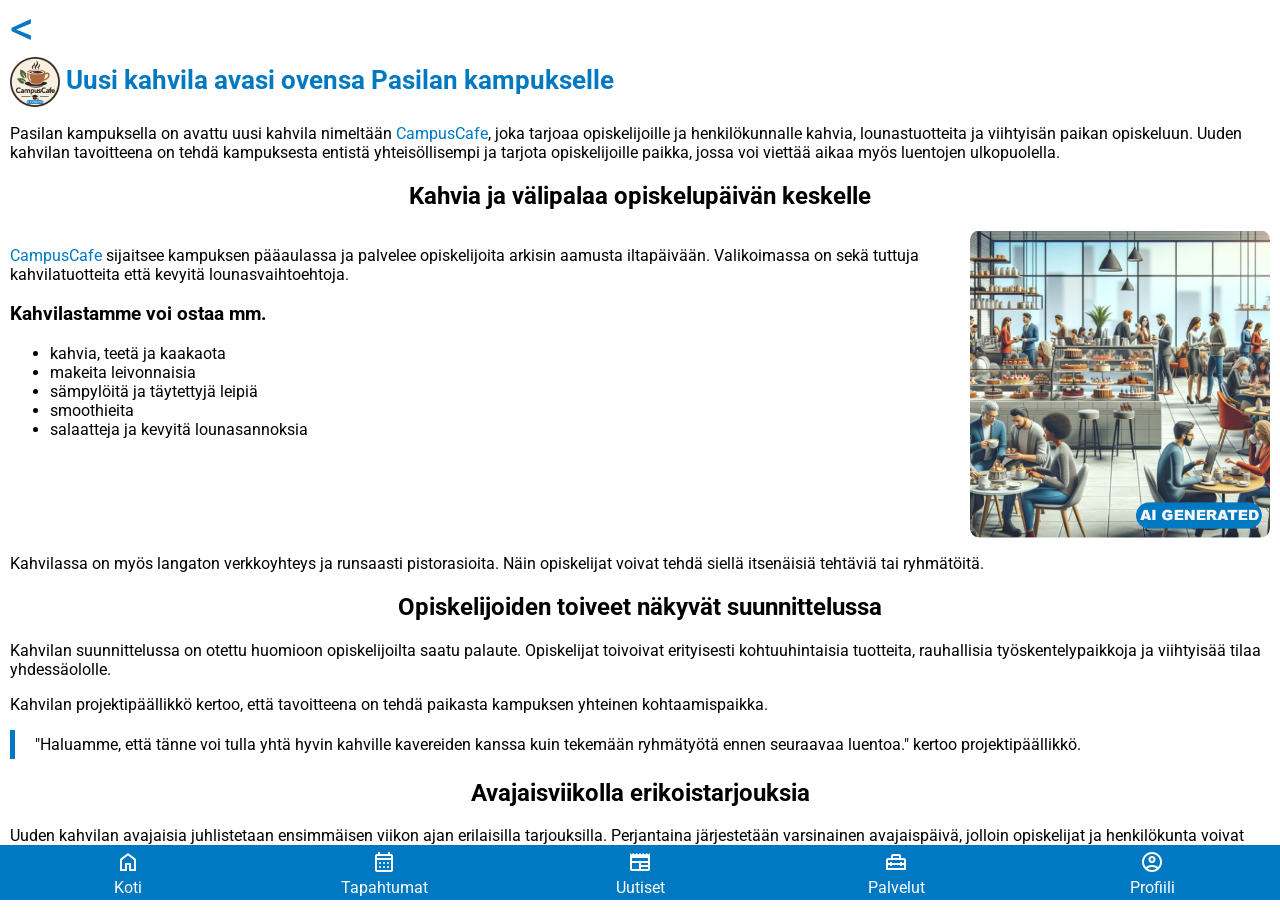
<file: uutiset/uutinen_campuscafe.html>
<!DOCTYPE html>
<html lang="fi">

<head>
  <title>Uusi kahvila avattu kampukselle</title>

  <meta charset="UTF-8">
  <meta name="viewport" content="width=device-width, initial-scale=1.0">

  <meta name="theme-color" content="#0079C2">

<link
  rel="stylesheet"
  href="https://fonts.googleapis.com/css2?family=Material+Symbols+Outlined"
>

   <link rel="preconnect" href="https://fonts.googleapis.com">
<link rel="preconnect" href="https://fonts.gstatic.com" crossorigin>
<link href="https://fonts.googleapis.com/css2?family=Roboto:ital,wght@0,100..900;1,100..900&display=swap" rel="stylesheet">


  <link href="style_uutiset.css" rel="stylesheet" type="text/css">
</head>


<body>
  <header>
    <!-- ylätunniste ja linkki uutisiin -->
       <a href="../uutiset.html">&lt;</a>
    
  </header>
  <main>
  <h1><img src="kuvat_uutiset/CampusCafe_AI.png" alt=""> Uusi kahvila avasi ovensa Pasilan kampukselle </h1>

  <p>Pasilan kampuksella on avattu uusi kahvila nimeltään <span class="coloraccent ">CampusCafe</span>, joka tarjoaa    opiskelijoille ja henkilökunnalle kahvia, lounastuotteita ja viihtyisän paikan opiskeluun. Uuden kahvilan tavoitteena on tehdä kampuksesta entistä     yhteisöllisempi ja tarjota opiskelijoille paikka, jossa voi viettää aikaa myös luentojen ulkopuolella.</p>

 
  
  <h2>Kahvia ja välipalaa opiskelupäivän keskelle</h2>

  <div class="flex-container">
    
   <div>
  <p><span class="coloraccent">CampusCafe</span> sijaitsee kampuksen pääaulassa ja palvelee opiskelijoita arkisin aamusta iltapäivään. Valikoimassa on sekä tuttuja kahvilatuotteita että kevyitä lounasvaihtoehtoja.</p>  

   <h3>Kahvilastamme voi ostaa mm. </h3>

  <ul>
    <li>kahvia, teetä ja kaakaota </li>
    <li>makeita leivonnaisia</li>
    <li>sämpylöitä ja täytettyjä leipiä </li>
    <li>smoothieita</li>
    <li>salaatteja ja kevyitä lounasannoksia
  </ul>
  </div>
  <img src="kuvat_uutiset/kahvila_AI.png" alt="CampusCafeen tunnelmaa" class="cafe ">
  </div>
  

  <p>Kahvilassa on myös langaton verkkoyhteys ja runsaasti pistorasioita. Näin opiskelijat voivat tehdä siellä itsenäisiä tehtäviä tai ryhmätöitä.</p>

<h2>Opiskelijoiden toiveet näkyvät suunnittelussa</h2>
<p>Kahvilan suunnittelussa on otettu huomioon opiskelijoilta saatu palaute. Opiskelijat toivoivat erityisesti kohtuuhintaisia tuotteita, rauhallisia työskentelypaikkoja ja viihtyisää tilaa yhdessäololle.</p>
 <p>Kahvilan projektipäällikkö kertoo, että tavoitteena on tehdä paikasta kampuksen yhteinen kohtaamispaikka.</p>
<p class="quote">"Haluamme, että tänne voi tulla yhtä hyvin kahville kavereiden kanssa kuin tekemään ryhmätyötä ennen seuraavaa
luentoa." kertoo projektipäällikkö.</p>
<h2>Avajaisviikolla erikoistarjouksia</h2>
<p>Uuden kahvilan avajaisia juhlistetaan ensimmäisen viikon ajan erilaisilla tarjouksilla. Perjantaina järjestetään varsinainen avajaispäivä, jolloin opiskelijat ja henkilökunta voivat tutustua kahvilaan ja antaa palautetta sen toiminnasta.</p>
</main>
<footer>
<!-- alatunniste ja CC:n linkit -->

 
   	 <a href="../index.html">   <span class="material-symbols-outlined">home</span><br> Koti</a>    
    <a href=""><span class="material-symbols-outlined">calendar_month</span> <br>
  Tapahtumat</a>   
  <a href="../uutiset.html"> <span class="material-symbols-outlined">newspaper</span><br>
  Uutiset</a>   
   <a href="../palvelut.html"><span class="material-symbols-outlined">home_repair_service</span> <br>    Palvelut</a>    
    <a href=""><span class="material-symbols-outlined">account_circle</span><br>  Profiili</a>
    
</footer>

</body>

</html>
</file>
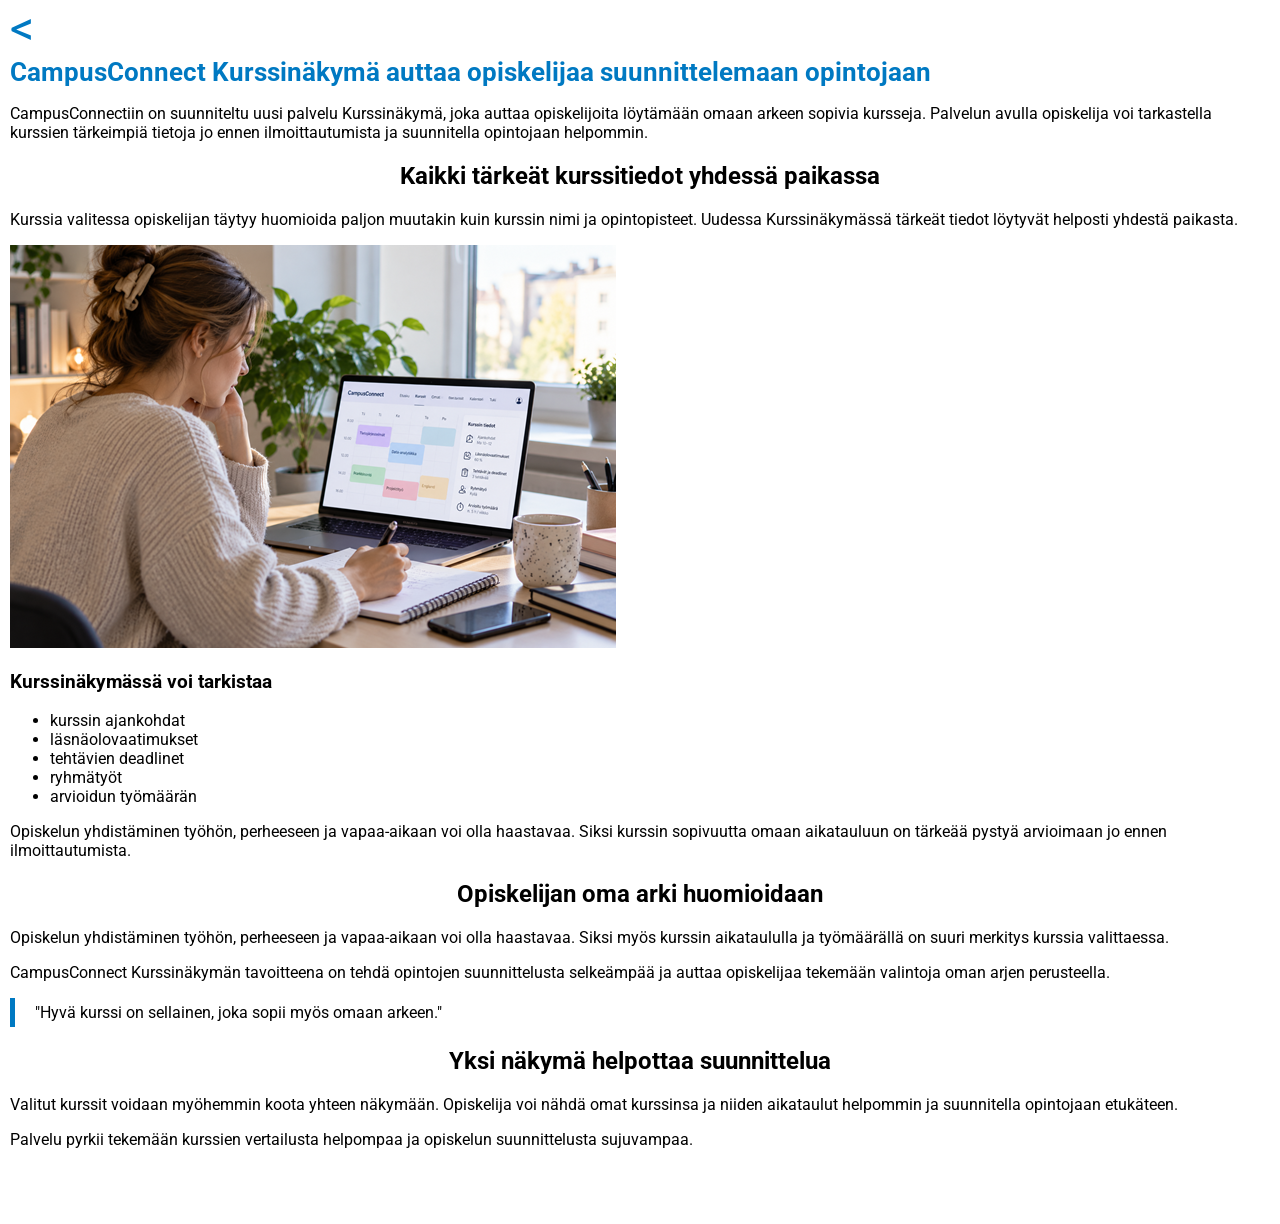
<file: uutiset/Uutinen_kurssinakyma.html>
<!DOCTYPE html>
<html lang="fi">

<head>
    <title>Uusi tapa suunnitella omia opintoja</title>
    <meta charset="UTF-8">
    <meta name="viewport" content="width=device-width, initial-scale=1.0">

    <link rel="preconnect" href="https://fonts.googleapis.com">
    <link rel="preconnect" href="https://fonts.gstatic.com" crossorigin>

    <link href="https://fonts.googleapis.com/css2?family=Roboto:ital,wght@0,100..900;1,100..900&display=swap"
        rel="stylesheet">

    <link href="style_uutiset.css" rel="stylesheet" type="text/css">
</head>

<body>

    <header>
        <a href="../uutiset.html">&lt;</a>
    </header>

    <main>

        <h1>CampusConnect Kurssinäkymä auttaa opiskelijaa suunnittelemaan opintojaan</h1>

        <p>
            CampusConnectiin on suunniteltu uusi palvelu Kurssinäkymä, joka auttaa opiskelijoita
            löytämään omaan arkeen sopivia kursseja. Palvelun avulla opiskelija voi
            tarkastella kurssien tärkeimpiä tietoja jo ennen ilmoittautumista ja
            suunnitella opintojaan helpommin.
        </p>

        <h2>Kaikki tärkeät kurssitiedot yhdessä paikassa</h2>

        <p>
            Kurssia valitessa opiskelijan täytyy huomioida paljon
            muutakin kuin kurssin nimi ja opintopisteet. Uudessa
            Kurssinäkymässä tärkeät tiedot löytyvät helposti yhdestä
            paikasta.
        </p>

        <img src="kuvat_uutiset/Campusconnectnews.png" alt="Opiskelija suunnittelee opintojaan tietokoneella"
            class="student">

        <h3>Kurssinäkymässä voi tarkistaa</h3>

        <ul>
            <li>kurssin ajankohdat</li>
            <li>läsnäolovaatimukset</li>
            <li>tehtävien deadlinet</li>
            <li>ryhmätyöt</li>
            <li>arvioidun työmäärän</li>
        </ul>

        <p>
            Opiskelun yhdistäminen työhön, perheeseen ja vapaa-aikaan
            voi olla haastavaa. Siksi kurssin sopivuutta omaan
            aikatauluun on tärkeää pystyä arvioimaan jo ennen
            ilmoittautumista.
        </p>

        <h2>Opiskelijan oma arki huomioidaan</h2>

        <p>
            Opiskelun yhdistäminen työhön, perheeseen ja vapaa-aikaan voi olla
            haastavaa. Siksi myös kurssin aikataululla ja työmäärällä on suuri
            merkitys kurssia valittaessa.
        </p>

        <p>
            CampusConnect Kurssinäkymän tavoitteena on tehdä opintojen suunnittelusta
            selkeämpää ja auttaa opiskelijaa tekemään valintoja oman arjen
            perusteella.
        </p>

        <p class="quote">
            "Hyvä kurssi on sellainen, joka sopii myös omaan arkeen."
        </p>

        <h2>Yksi näkymä helpottaa suunnittelua</h2>

        <p>
            Valitut kurssit voidaan myöhemmin koota yhteen näkymään. Opiskelija
            voi nähdä omat kurssinsa ja niiden aikataulut helpommin ja suunnitella
            opintojaan etukäteen.
        </p>

        <p>
            Palvelu pyrkii tekemään kurssien vertailusta
            helpompaa ja opiskelun suunnittelusta sujuvampaa.
        </p>

    </main>

    <br>

</body>

</html>
</file>
<file: style.css>
/* -------------------
     CSS-muuttujat
  ------------------- */
  
:root {

color-scheme: light; 

--color-primary:rgb(0,121,194);   /*HH Blue */
--color-secondary:rgb(202,213,16);  /* HH APPLE GREEN */
--color-accent:rgb(223,0,110);      /* HH PINK */
--color-background:rgb(255,255,255);/* valkoinen */
--color-surface:rgb(230,230,230);   /* harmaa*/
--color-text:rgb(0,0,0); /* musta */
--color-text-secondary:rgb(255,255,255); /*valkoinen*/

--color-background-secondary:var(--color-primary);
--color-accent-secondary:var(--color-accent);
--color-border	: var(--color-primary);

 --font-body: "Roboto", sans-serif;   
 --font-heading : "Roboto", sans-serif; 
 --border-radius: 8px;
}


  /* -------------------
     Yleiset tyylit
  ------------------- */
  body {
    margin: 0;
    font-family: var(--font-body);
    background-color: var(--color-background);
    color: var(--color-text);
    
  }
 
  header {
    background-color: var(--color-background-secondary);
    color: var(--color-text-secondary);
    padding:1px;
    text-align: center;
    font-family: var(--font-heading);
     }


header  a {font-size: 3em;
           color:var(--color-primary);
          text-decoration: none;
          margin-left:10px}

.hello {font-size: 1.2em;}
.welcome {background-image: url(kuvat/koulu.jpg);
background-repeat: no-repeat;
background-size: cover;
padding: 10px;
font-weight: bold;}

h1 {margin:1px 0px; font-size: 1.6rem;}

h3 {margin-bottom:0px}

h2 {font-size: 1.2rem;}

main {padding: 1em 10px 40px 10px}



footer {background-color: var(--color-background-secondary);
  height: 50px;
  width: 100%;
position:fixed;
bottom:0px;
text-align: center;
display: flex;
  padding:5px 0px 0px  0px; 
  color:var(--color-text-secondary);
& a {flex:1; text-decoration: none; color:var(--color-text-secondary)}
}

  /* -------------------
     Pikapalvelut
  ------------------- */
  #quick-services {
    display: flex;
    justify-content:center;
   gap: 10px;
    margin-bottom: 1rem;
  }

  .service-btn img {width: 100%;
    max-width: 200px;
    border-radius: 10px;
   
  }

  /* -------------------
     Kampusuutiset ja tapahtumat
  ------------------- */
 
  #dashboard {
    display: flex;
    flex-direction: column;
    gap: 1rem;
  }
 
  #news {
      & h2 {font-size:1em;background-color: var(--color-surface);
      padding:10px }         
      & a {color:var(--color-text);
           text-decoration: none;}
       & ul { background-color: var(--color-background);       
        padding:0px 0px 5px; margin-bottom: 5px; margin-left:2px;}
       & li::marker {color:var(--color-primary); font-size:1.5em}
           & .start {display:list-item} 
      & li {font-size: 0.9em;
            display: none;
            list-style-position: inside;
            padding-left: 5px;}
      & li span {font-weight: 700;}
        & a {color:var(--color-text);
           text-decoration: none;}
        }
        
#events {background-color: var(--color-surface);    
    padding-left: 10px;
    padding-right: 10px;
   & h2 {font-size:1em;}
   & h3 {font-size: 0.9em;}
   & li {font-size: 0.8em;}}

  .events-item {
    margin-bottom: 0.5rem;
    padding: 0.5rem;
    background-color: var(--color-background);
    display: flex;
    gap:10px;
    align-items: center;

    & img {width: 80px; height: 80px; border-radius:5px}
    & h3 {margin: 0 auto}
    & ul {margin: 0; list-style-type: none;
       padding-left:5px}
    & button {height: 2em;}
    & div {flex:1}}  

.events:last-child {  
  padding-bottom:50px    
  }

  .btn-event {
    background-color: var(--color-background-secondary);
    color:var(--color-text-secondary);
    border: none;
    padding: 0.3rem 0.6rem;
    border-radius: var(--border-radius);
    cursor: pointer;
    font-size: 0.8rem;
  }

/* -------------------
alisivujen headerit 
-----------------------*/
.sub_header { background-color: var(--color-background);
       text-align: left;
   & h1 {color:var(--color-primary); text-align: center;}
    & a {font-size: 3em;
           color:var(--color-primary);
          text-decoration: none;
          margin-left:10px}
    }

 
  /* -------------------
     Responsiivisuus 
  ------------------- */
  @media (min-width: 600px) {
    .dashboard {
      flex-direction: row;
      gap: 1rem;
    }
    .news {
      flex: 1;
    }

  #news li {display: list-item;}
    .events {
      flex: 1;
    }
  }
</file>
<file: kurssinäkymä/kurssit.css>
* {
    box-sizing: border-box
}

body {
    margin: 0;
    font-family: Arial, Helvetica, sans-serif;
    color: #222;
    line-height: 1.5;
    background: #fff
}

header {
    background: #0079c2;
    color: #fff;
    padding: 18px 5%
}

.navbar {
    max-width: 1100px;
    margin: auto;
    display: flex;
    align-items: center;
    justify-content: space-between;
    gap: 20px
}

.logo {
    font-size: 1.35rem;
    font-weight: 700
}

nav ul {
    list-style: none;
    display: flex;
    flex-wrap: wrap;
    gap: 8px;
    margin: 0;
    padding: 0
}

nav a {
    color: #fff;
    text-decoration: none;
    padding: 8px 12px;
    border-radius: 6px
}

nav a:hover,
nav a:focus {
    background: rgba(255, 255, 255, .18);
    outline: 2px solid #fff;
    outline-offset: 2px
}

main {
    max-width: 1100px;
    margin: auto;
    padding: 40px 5% 60px
}

h1 {
    color: #0079c2;
    font-size: 2.2rem;
    margin: 0 0 10px
}

h2 {
    margin-top: 0
}

.intro {
    max-width: 750px;
    margin-bottom: 28px
}

.search-box {
    display: flex;
    gap: 10px;
    margin-bottom: 24px
}

input,
select {
    width: 100%;
    padding: 11px 12px;
    border: 1px solid #777;
    border-radius: 6px;
    font: inherit;
    background: #fff
}

.search-box input {
    flex: 1
}

.filters {
    display: grid;
    grid-template-columns: repeat(4, 1fr);
    gap: 14px;
    margin-bottom: 30px;
    padding: 20px;
    background: #f5f7f8;
    border: 1px solid #d9dde0;
    border-radius: 10px
}

.filter label {
    display: block;
    font-weight: 700;
    margin-bottom: 6px
}

.course-list {
    display: grid;
    gap: 18px
}

.course-card {
    border: 1px solid #d9dde0;
    border-radius: 10px;
    padding: 22px;
    background: #fff
}

.course-card h2 {
    color: #0079c2;
    margin-bottom: 8px
}

.course-meta {
    display: flex;
    flex-wrap: wrap;
    gap: 8px;
    margin: 12px 0
}

.tag {
    display: inline-block;
    padding: 5px 9px;
    border-radius: 5px;
    background: #e8f5fb;
    color: #164b67;
    font-size: .9rem;
    font-weight: 700
}

.button {
    display: inline-block;
    background: #0079c2;
    color: #fff;
    text-decoration: none;
    padding: 10px 16px;
    border-radius: 6px;
    font-weight: 700;
    margin-top: 8px;
    border: 0;
    font-size: 1rem
}

.button:hover,
.button:focus {
    background: #005f99;
    outline: 3px solid #b9e4f8;
    outline-offset: 2px
}

.button.secondary {
    background: #fff;
    color: #0079c2;
    border: 2px solid #0079c2
}

.button.secondary:hover,
.button.secondary:focus {
    background: #eef8fc
}

.info-grid {
    display: grid;
    grid-template-columns: repeat(2, 1fr);
    gap: 18px;
    margin: 24px 0
}

.info-box {
    padding: 18px;
    border: 1px solid #d9dde0;
    border-radius: 10px;
    background: #f5f7f8
}

.info-box h2 {
    font-size: 1.1rem;
    color: #0079c2;
    margin-bottom: 8px
}

.info-box ul {
    margin-bottom: 0
}

.status {
    padding: 15px 18px;
    border-left: 5px solid #18b89e;
    background: #e9f8f5;
    margin: 24px 0
}

.status strong {
    color: #087b68
}

.status.bad {
    border-left-color: #df006e;
    background: #fbe7f1;
}

.status.bad strong {
    color: #b00050;
}

.week {
    display: grid;
    grid-template-columns: repeat(5, 1fr);
    gap: 8px;
    margin: 24px 0
}

.day {
    min-height: 170px;
    border: 1px solid #d9dde0;
    border-radius: 8px;
    padding: 10px;
    background: #fafafa
}

.day h3 {
    font-size: 1rem;
    margin-top: 0;
    color: #0079c2
}

.event {
    padding: 9px;
    margin-top: 8px;
    border-radius: 6px;
    background: #e8f5fb;
    font-size: .9rem
}

.event.course {
    background: #dff6f1;
    border-left: 4px solid #18b89e
}

.event.course.bad {
    background: #fbe7f1;
    border-left: 4px solid #df006e;
}

.course-actions {
    display: flex;
    flex-wrap: wrap;
    gap: 10px;
    margin-top: 22px
}

footer {
    background: #0079c2;
    color: #fff;
    text-align: center;
    padding: 18px 5%
}

@media(max-width:800px) {
    .navbar {
        align-items: flex-start;
        flex-direction: column
    }

    .filters {
        grid-template-columns: repeat(2, 1fr)
    }

    .info-grid {
        grid-template-columns: 1fr
    }

    .week {
        grid-template-columns: 1fr
    }

    .day {
        min-height: auto
    }
}

@media(max-width:520px) {
    main {
        padding-top: 28px
    }

    h1 {
        font-size: 1.8rem
    }

    .search-box {
        flex-direction: column
    }

    .filters {
        grid-template-columns: 1fr
    }

    nav ul {
        flex-direction: column;
        width: 100%
    }

    nav a {
        padding: 6px 0
    }
}
</file>
<file: uutiset/style_uutiset.css>
:root {
--color-primary:rgb(0,121,194);   /*HH Blue */
--color-background:rgb(255,255,255);/* valkoinen */
--color-surface:rgb(230,230,230);   /* harmaa*/
--color-text:rgb(0,0,0); /* musta */
--color-text-secondary:rgb(255,255,255); /*valkoinen*/}




body {margin:0;
       color:var(--color-text);
      background-color:var(--color-background);
      font-family: 'Roboto',sans-serif;}

header  a {font-size: 3em;
           color:var(--color-primary);
          text-decoration: none;
          margin-left:10px}

main {padding:0px 10px 40px 10px;}

h1 {color:var(--color-primary);
    margin-top:0px;font-size: 1.6rem;}

h1 img {width: 50px; vertical-align: middle;}

 h2 {text-align:center}

.coloraccent {color:var(--color-primary)}

.quote {border-left:var(--color-primary) solid 5px;
        padding-left: 20px;
        padding-top:5px;
        padding-bottom:5px}

.cafe {width: 80%; max-width:300px; display:block; margin:auto; border-radius:10px}

main {    
    container-type:inline-size ;   
    container-name:column;  
  }

@container column (min-width: 500px) {
      .flex-container { display:flex; 
                           }
  }


footer {background-color:var(--color-primary);
       color:var(--color-text-secondary);
       text-align:center;

       display:flex;
      height:50px;
      width: 100%;
            position:fixed;
            bottom:0px;

          padding:5px 0px 0px 0px; }
 footer a {flex:1; color:var(--color-text-secondary);
           text-decoration: none;}
</file>
